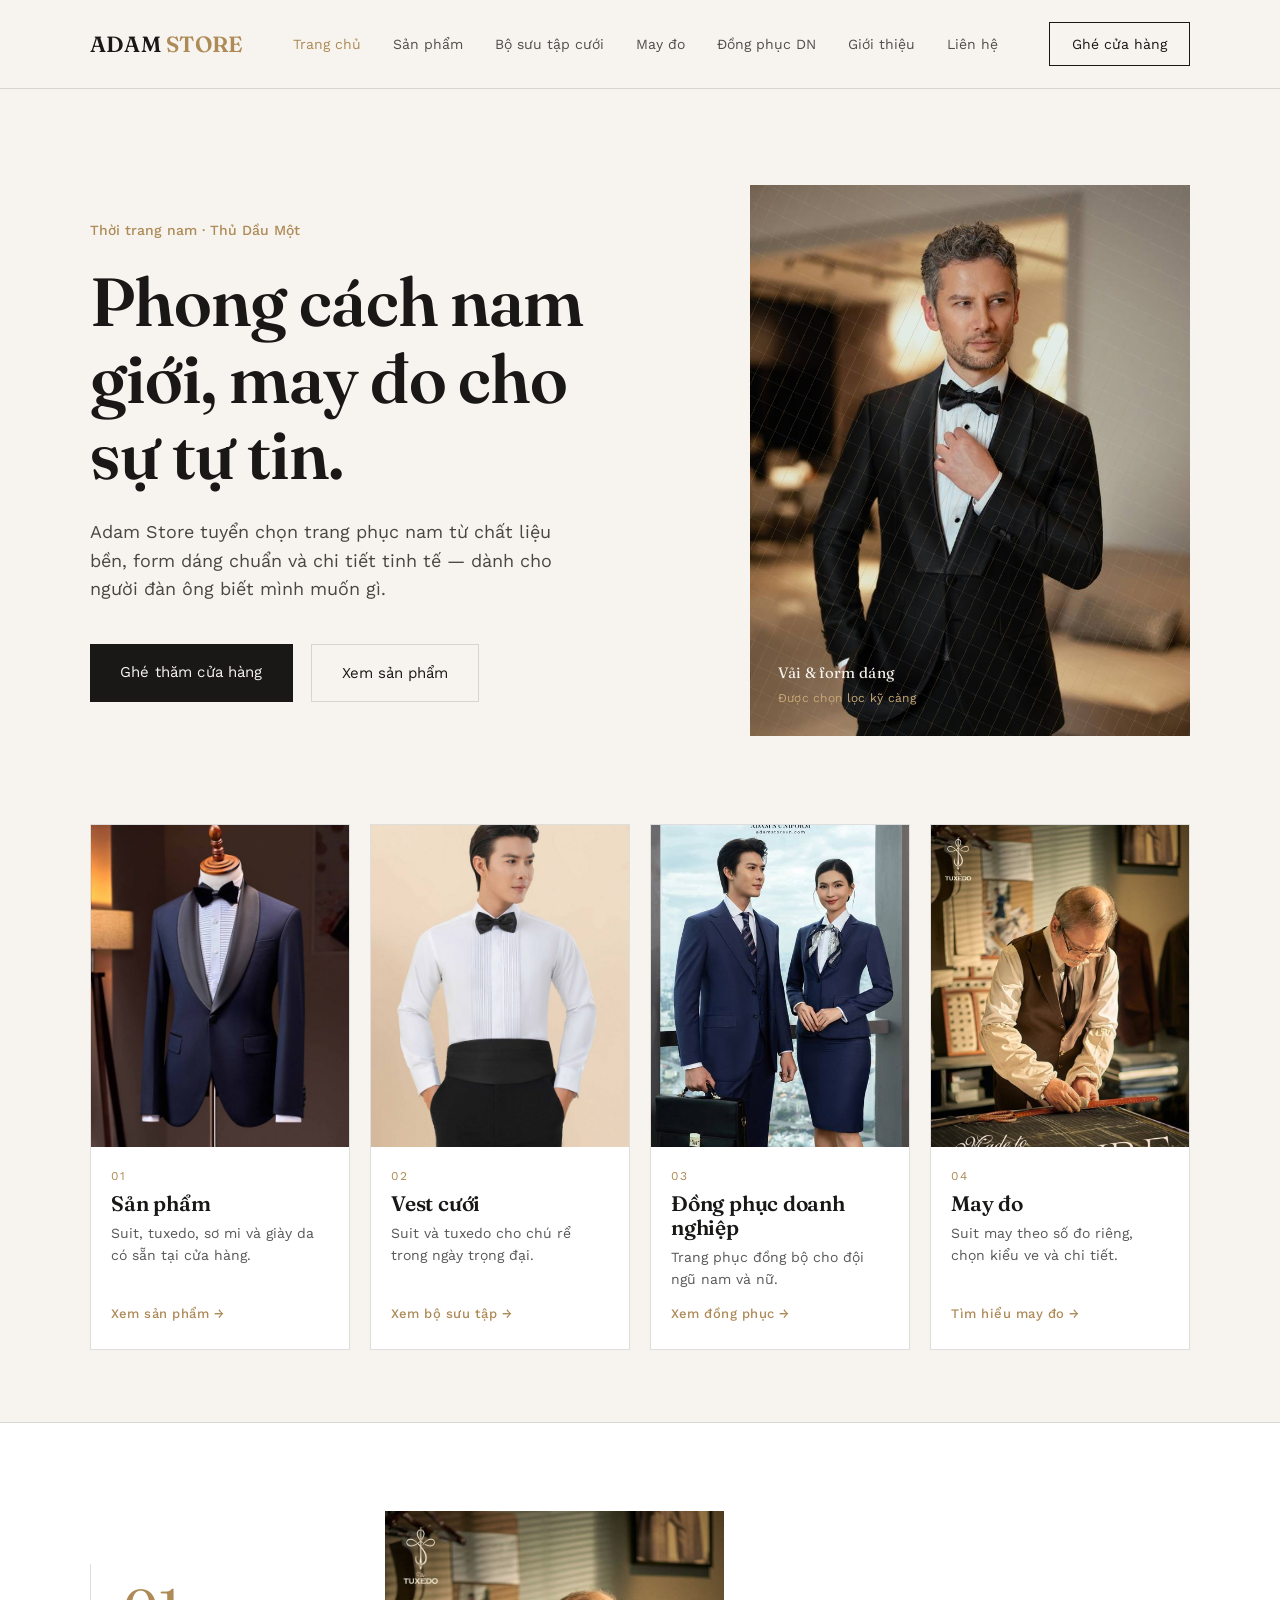
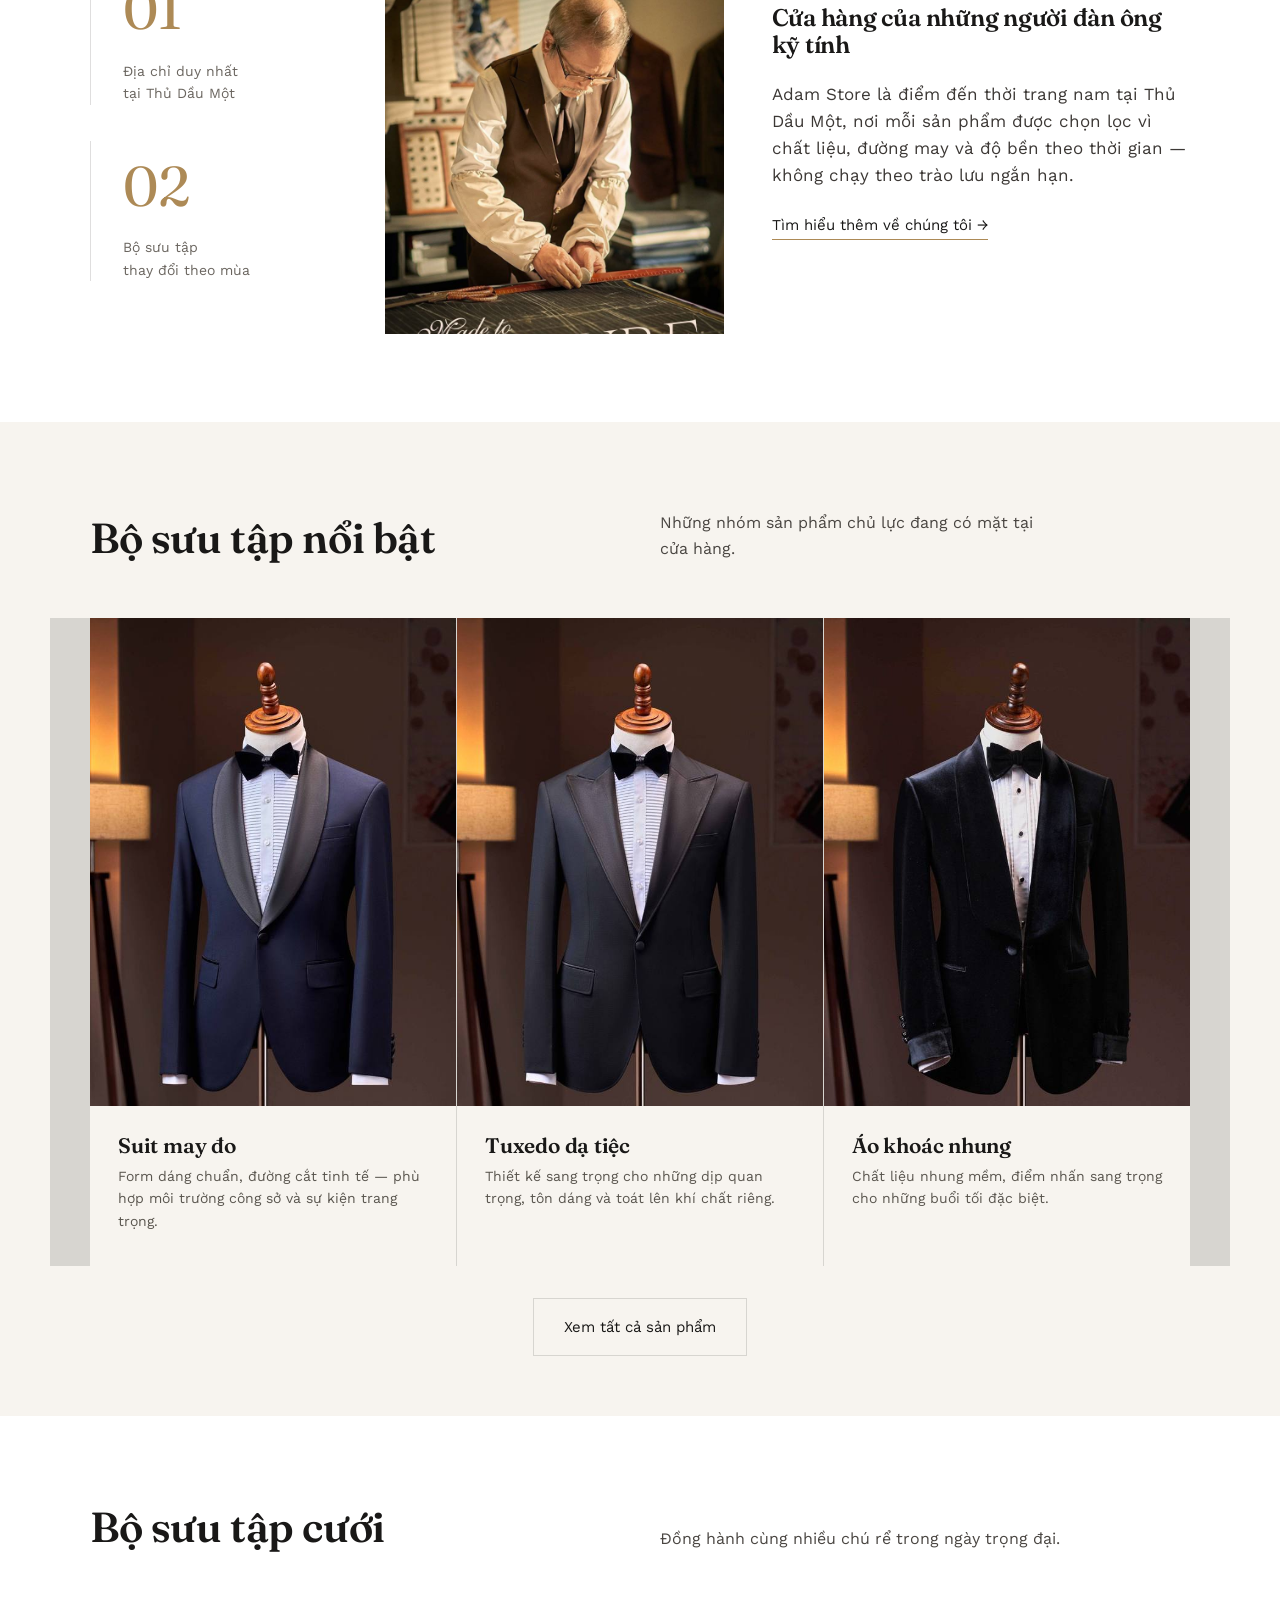
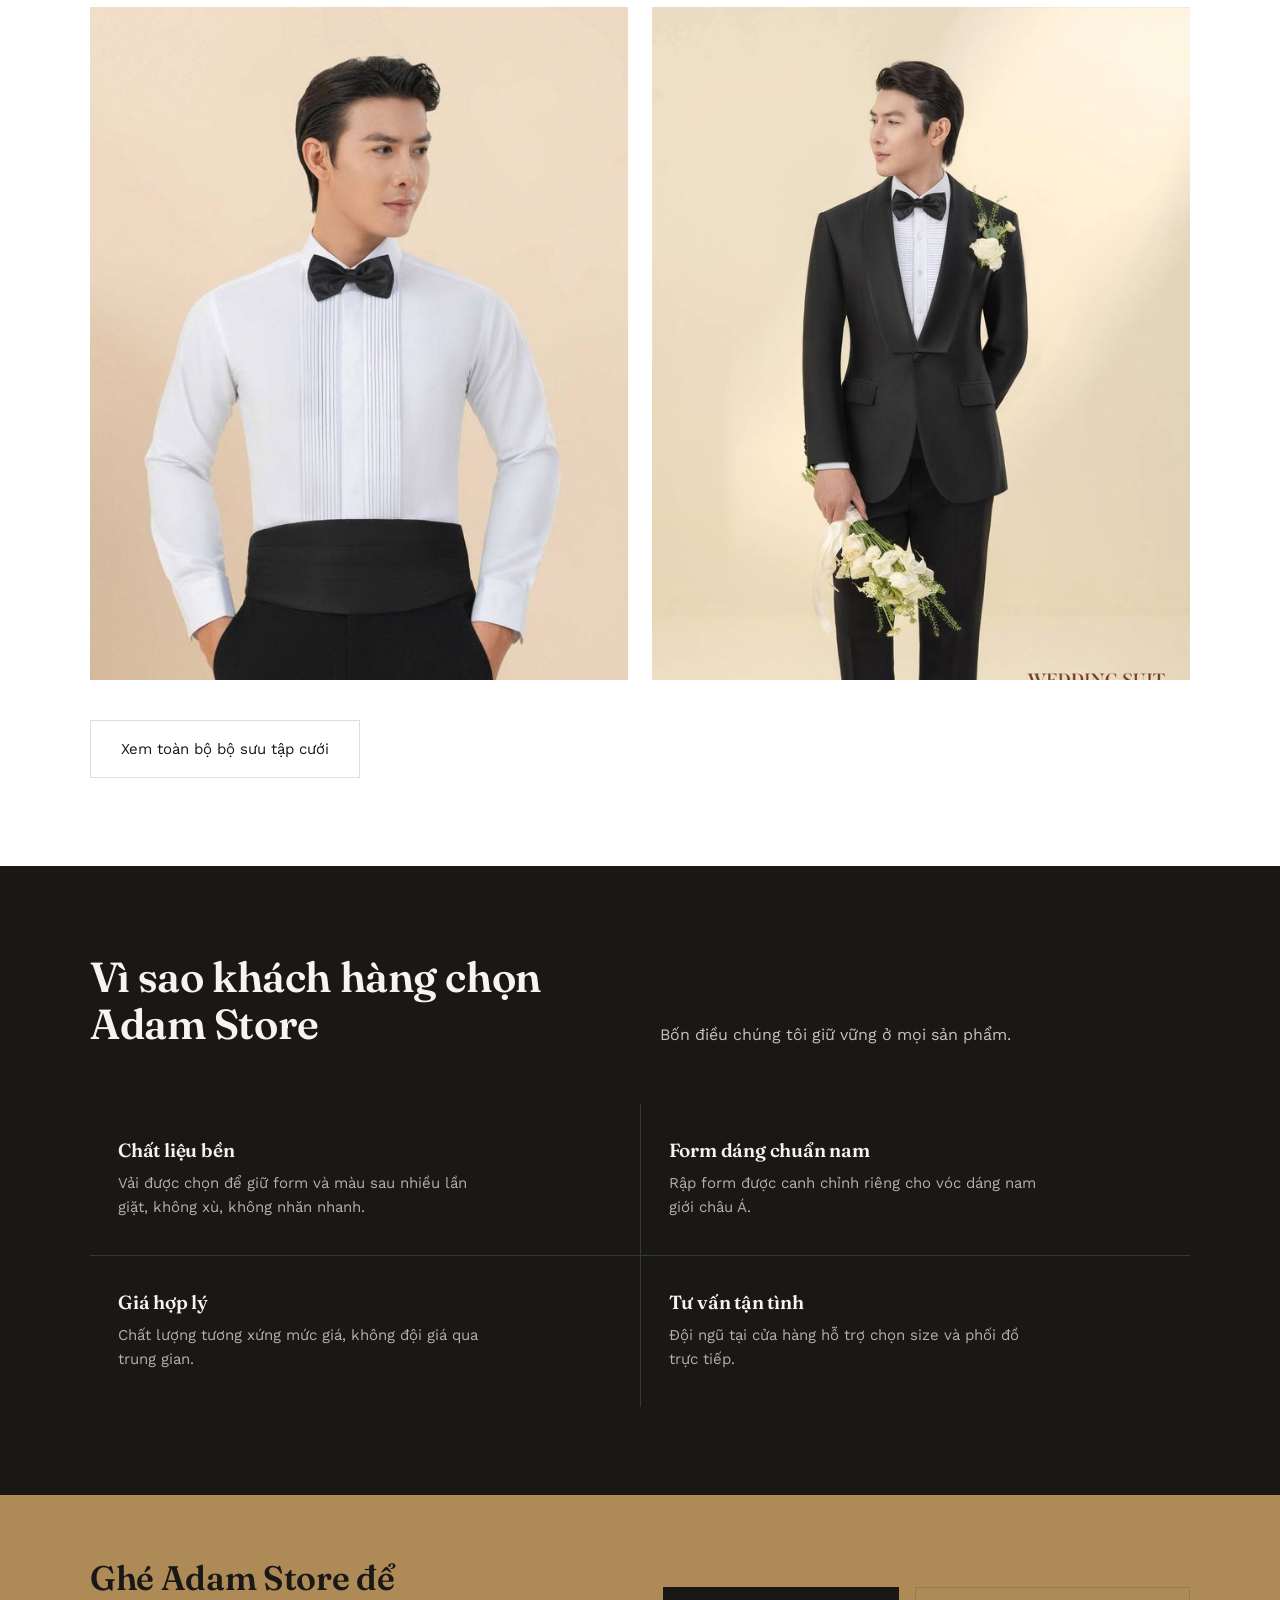
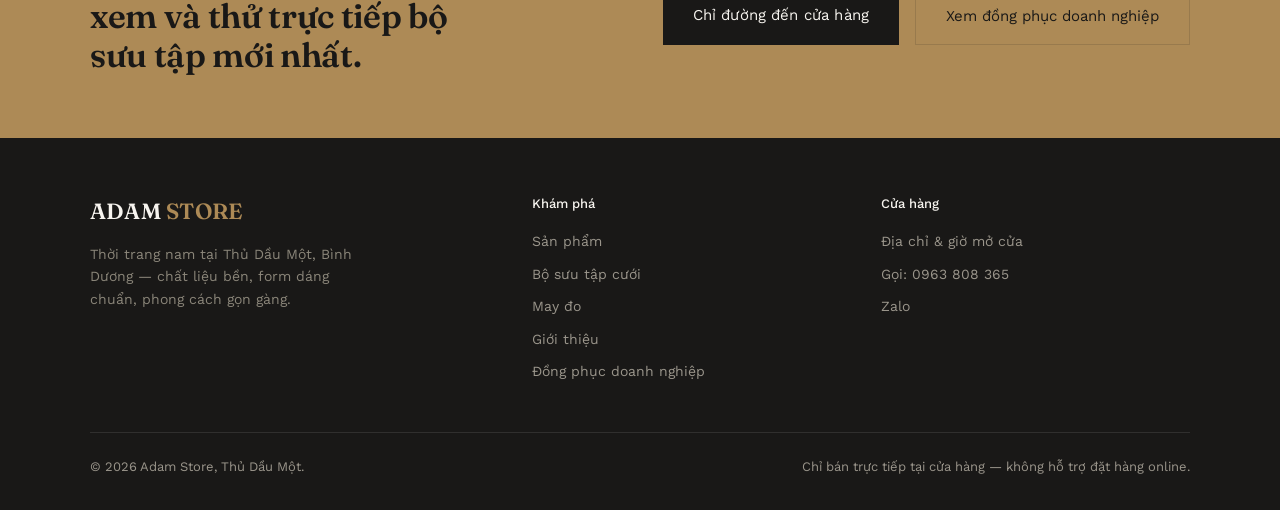
<file: index.html>
<!DOCTYPE html>
<html lang="vi">
<head>
  <meta charset="UTF-8">
  <meta name="viewport" content="width=device-width, initial-scale=1.0">
  <meta name="description" content="Adam Store - thời trang nam, suit may đo, tuxedo cưới, đồng phục doanh nghiệp tại Thủ Dầu Một, Bình Dương.">
  <meta property="og:title" content="Adam Store - Thời trang nam">
  <meta property="og:description" content="Suit, tuxedo, may đo và đồng phục doanh nghiệp cho nam giới.">
  <meta property="og:type" content="website">
  <title>Adam Store — Thời trang nam Thủ Dầu Một</title>
  <link rel="preconnect" href="https://fonts.googleapis.com">
  <link rel="preconnect" href="https://fonts.gstatic.com" crossorigin>
  <link href="https://fonts.googleapis.com/css2?family=Fraunces:opsz,wght@9..144,400;9..144,500;9..144,600;9..144,700&family=Work+Sans:wght@300;400;500;600&display=swap" rel="stylesheet">
  <link rel="stylesheet" href="style.css">
</head>
<body>

  <header class="site-nav">
    <div class="nav-inner">
      <div class="wordmark">ADAM <span>STORE</span></div>

      <button class="menu-toggle" aria-label="Mở menu" aria-expanded="false">
        <span></span>
        <span></span>
        <span></span>
      </button>

      <nav class="links" id="mainNav">
        <a href="index.html" class="active">Trang chủ</a>
        <a href="san-pham.html">Sản phẩm</a>
        <a href="bo-suu-tap-cuoi.html">Bộ sưu tập cưới</a>
        <a href="may-do.html">May đo</a>
        <a href="dong-phuc-doanh-nghiep.html">Đồng phục DN</a>
        <a href="gioi-thieu.html">Giới thiệu</a>
        <a href="lien-he.html">Liên hệ</a>
      </nav>

      <a class="nav-cta" href="lien-he.html">Ghé cửa hàng</a>
    </div>
  </header>

  <main>
    <section class="hero">
      <div class="wrap hero-grid">
        <div>
          <div class="hero-eyebrow">Thời trang nam · Thủ Dầu Một</div>
          <h1>Phong cách nam giới, may đo cho sự tự tin.</h1>
          <p class="lede">Adam Store tuyển chọn trang phục nam từ chất liệu bền, form dáng chuẩn và chi tiết tinh tế — dành cho người đàn ông biết mình muốn gì.</p>
          <div class="hero-actions">
            <a class="btn-primary" href="lien-he.html">Ghé thăm cửa hàng</a>
            <a class="btn-ghost" href="san-pham.html">Xem sản phẩm</a>
          </div>
        </div>

        <div class="weave-panel">
          <img src="hero.jpg" alt="Vest nam Adam Store" class="weave-img">
          <div class="stripes"></div>
          <div class="label">Vải & form dáng<small>Được chọn lọc kỹ càng</small></div>
        </div>
      </div>
    </section>

    <section class="services" aria-label="Dịch vụ của Adam Store">
      <div class="wrap services-grid">
        <a class="service-card" href="san-pham.html">
          <img src="san-pham-suit.jpg" alt="Suit nam Adam Store" loading="lazy">
          <div class="service-text">
            <span class="service-num">01</span>
            <h3>Sản phẩm</h3>
            <p>Suit, tuxedo, sơ mi và giày da có sẵn tại cửa hàng.</p>
            <span class="service-link">Xem sản phẩm →</span>
          </div>
        </a>
        <a class="service-card" href="bo-suu-tap-cuoi.html">
          <img src="cuoi-feat1.jpg" alt="Chú rể mặc tuxedo Adam Store" loading="lazy">
          <div class="service-text">
            <span class="service-num">02</span>
            <h3>Vest cưới</h3>
            <p>Suit và tuxedo cho chú rể trong ngày trọng đại.</p>
            <span class="service-link">Xem bộ sưu tập →</span>
          </div>
        </a>
        <a class="service-card" href="dong-phuc-doanh-nghiep.html">
          <img src="uniform-xam.jpg" alt="Đồng phục doanh nghiệp nam nữ Adam Store" loading="lazy">
          <div class="service-text">
            <span class="service-num">03</span>
            <h3>Đồng phục doanh nghiệp</h3>
            <p>Trang phục đồng bộ cho đội ngũ nam và nữ.</p>
            <span class="service-link">Xem đồng phục →</span>
          </div>
        </a>
        <a class="service-card" href="may-do.html">
          <img src="gioi-thieu-may-do.jpg" alt="Thợ may Adam Store đang dựng rập" loading="lazy" style="object-position:50% 0">
          <div class="service-text">
            <span class="service-num">04</span>
            <h3>May đo</h3>
            <p>Suit may theo số đo riêng, chọn kiểu ve và chi tiết.</p>
            <span class="service-link">Tìm hiểu may đo →</span>
          </div>
        </a>
      </div>
    </section>

    <hr class="rule">

    <section class="about section" id="about">
      <div class="wrap about-inner">
        <div class="about-figures">
          <div class="about-figure">
            <div class="num">01</div>
            <div class="cap">Địa chỉ duy nhất<br>tại Thủ Dầu Một</div>
          </div>
          <div class="about-figure">
            <div class="num">02</div>
            <div class="cap">Bộ sưu tập<br>thay đổi theo mùa</div>
          </div>
        </div>

        <div class="about-image">
          <img src="gioi-thieu-may-do.jpg" alt="Thợ may Adam Store đang đo và chỉnh form dáng">
        </div>

        <div class="about-text">
          <h2>Cửa hàng của những người đàn ông kỹ tính</h2>
          <p>Adam Store là điểm đến thời trang nam tại Thủ Dầu Một, nơi mỗi sản phẩm được chọn lọc vì chất liệu, đường may và độ bền theo thời gian — không chạy theo trào lưu ngắn hạn.</p>
          <a class="link-more" href="gioi-thieu.html">Tìm hiểu thêm về chúng tôi →</a>
        </div>
      </div>
    </section>

    <section class="collections" id="collections">
      <div class="wrap">
        <div class="section-head">
          <h2>Bộ sưu tập nổi bật</h2>
          <p>Những nhóm sản phẩm chủ lực đang có mặt tại cửa hàng.</p>
        </div>
      </div>

      <div class="collections-grid">
        <div class="collection-card">
          <div class="cimg"><img src="san-pham-suit.jpg" alt="Suit navy vest sang trọng Adam Store"></div>
          <div class="ctext">
            <h3>Suit may đo</h3>
            <p>Form dáng chuẩn, đường cắt tinh tế — phù hợp môi trường công sở và sự kiện trang trọng.</p>
          </div>
        </div>

        <div class="collection-card">
          <div class="cimg"><img src="san-pham-tuxedo.jpg" alt="Tuxedo đen ve nhọn Adam Store"></div>
          <div class="ctext">
            <h3>Tuxedo dạ tiệc</h3>
            <p>Thiết kế sang trọng cho những dịp quan trọng, tôn dáng và toát lên khí chất riêng.</p>
          </div>
        </div>

        <div class="collection-card">
          <div class="cimg"><img src="san-pham-nhung.jpg" alt="Áo khoác nhung Adam Store"></div>
          <div class="ctext">
            <h3>Áo khoác nhung</h3>
            <p>Chất liệu nhung mềm, điểm nhấn sang trọng cho những buổi tối đặc biệt.</p>
          </div>
        </div>
      </div>

      <div class="wrap">
        <div class="center-action">
          <a class="btn-ghost" href="san-pham.html">Xem tất cả sản phẩm</a>
        </div>
      </div>
    </section>

    <section class="wedding section" id="wedding">
      <div class="wrap">
        <div class="section-head">
          <h2>Bộ sưu tập cưới</h2>
          <p>Đồng hành cùng nhiều chú rể trong ngày trọng đại.</p>
        </div>

        <div class="wedding-features">
          <figure><img src="cuoi-feat1.jpg" alt="Chú rể mặc tuxedo đen Adam Store cầm hoa cưới"></figure>
          <figure><img src="cuoi-feat2.jpg" alt="Chú rể mặc suit vest ba mảnh xanh navy Adam Store"></figure>
        </div>

        <div class="wedding-cta">
          <a class="btn-ghost" href="bo-suu-tap-cuoi.html">Xem toàn bộ bộ sưu tập cưới</a>
        </div>
      </div>
    </section>

    <section class="why section" id="why">
      <div class="wrap">
        <div class="section-head">
          <h2>Vì sao khách hàng chọn Adam Store</h2>
          <p>Bốn điều chúng tôi giữ vững ở mọi sản phẩm.</p>
        </div>

        <div class="why-list">
          <div class="why-item">
            <h3>Chất liệu bền</h3>
            <p>Vải được chọn để giữ form và màu sau nhiều lần giặt, không xù, không nhăn nhanh.</p>
          </div>
          <div class="why-item">
            <h3>Form dáng chuẩn nam</h3>
            <p>Rập form được canh chỉnh riêng cho vóc dáng nam giới châu Á.</p>
          </div>
          <div class="why-item">
            <h3>Giá hợp lý</h3>
            <p>Chất lượng tương xứng mức giá, không đội giá qua trung gian.</p>
          </div>
          <div class="why-item">
            <h3>Tư vấn tận tình</h3>
            <p>Đội ngũ tại cửa hàng hỗ trợ chọn size và phối đồ trực tiếp.</p>
          </div>
        </div>
      </div>
    </section>

    <section class="cta-strip">
      <div class="wrap">
        <h2>Ghé Adam Store để xem và thử trực tiếp bộ sưu tập mới nhất.</h2>
        <div class="cta-actions">
          <a class="btn-primary" href="lien-he.html">Chỉ đường đến cửa hàng</a>
          <a class="btn-ghost" href="dong-phuc-doanh-nghiep.html">Xem đồng phục doanh nghiệp</a>
        </div>
      </div>
    </section>
  </main>

  <footer>
    <div class="wrap">
      <div class="footer-grid">
        <div>
          <div class="wordmark">ADAM <span>STORE</span></div>
          <p>Thời trang nam tại Thủ Dầu Một, Bình Dương — chất liệu bền, form dáng chuẩn, phong cách gọn gàng.</p>
        </div>

        <div class="footer-col">
          <h4>Khám phá</h4>
          <a href="san-pham.html">Sản phẩm</a>
          <a href="bo-suu-tap-cuoi.html">Bộ sưu tập cưới</a>
          <a href="may-do.html">May đo</a>
          <a href="gioi-thieu.html">Giới thiệu</a>
          <a href="dong-phuc-doanh-nghiep.html">Đồng phục doanh nghiệp</a>
        </div>

        <div class="footer-col">
          <h4>Cửa hàng</h4>
          <a href="lien-he.html">Địa chỉ & giờ mở cửa</a>
          <a href="tel:+84963808365">Gọi: 0963 808 365</a>
          <a href="https://zalo.me/0963808365" target="_blank" rel="noreferrer">Zalo</a>
        </div>
      </div>

      <div class="footer-bottom">
        <div>© 2026 Adam Store, Thủ Dầu Một.</div>
        <div>Chỉ bán trực tiếp tại cửa hàng — không hỗ trợ đặt hàng online.</div>
      </div>
    </div>
  </footer>

  <script>
    const toggle = document.querySelector('.menu-toggle');
    const nav = document.querySelector('.links');

    if (toggle && nav) {
      toggle.addEventListener('click', () => {
        const isOpen = nav.classList.toggle('open');
        toggle.setAttribute('aria-expanded', String(isOpen));
      });
    }
  </script>
</body>
</html>
</file>
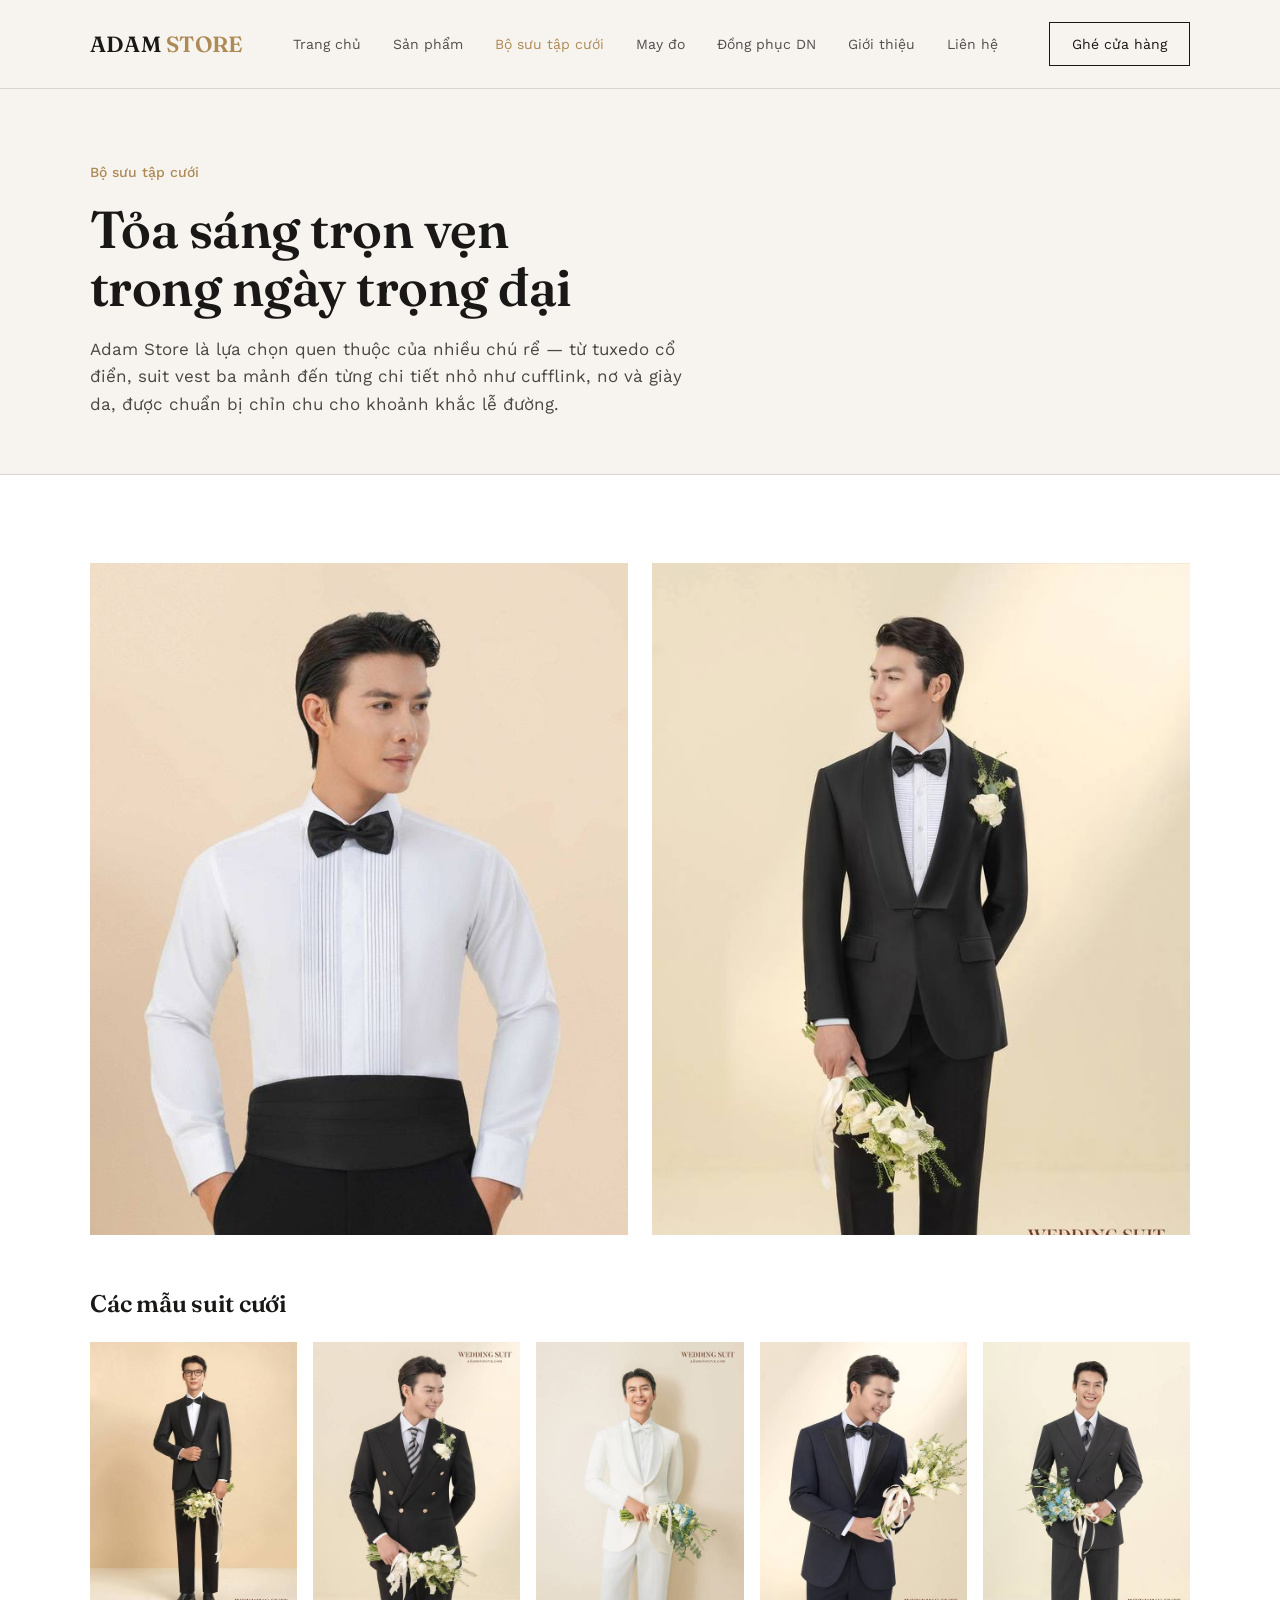
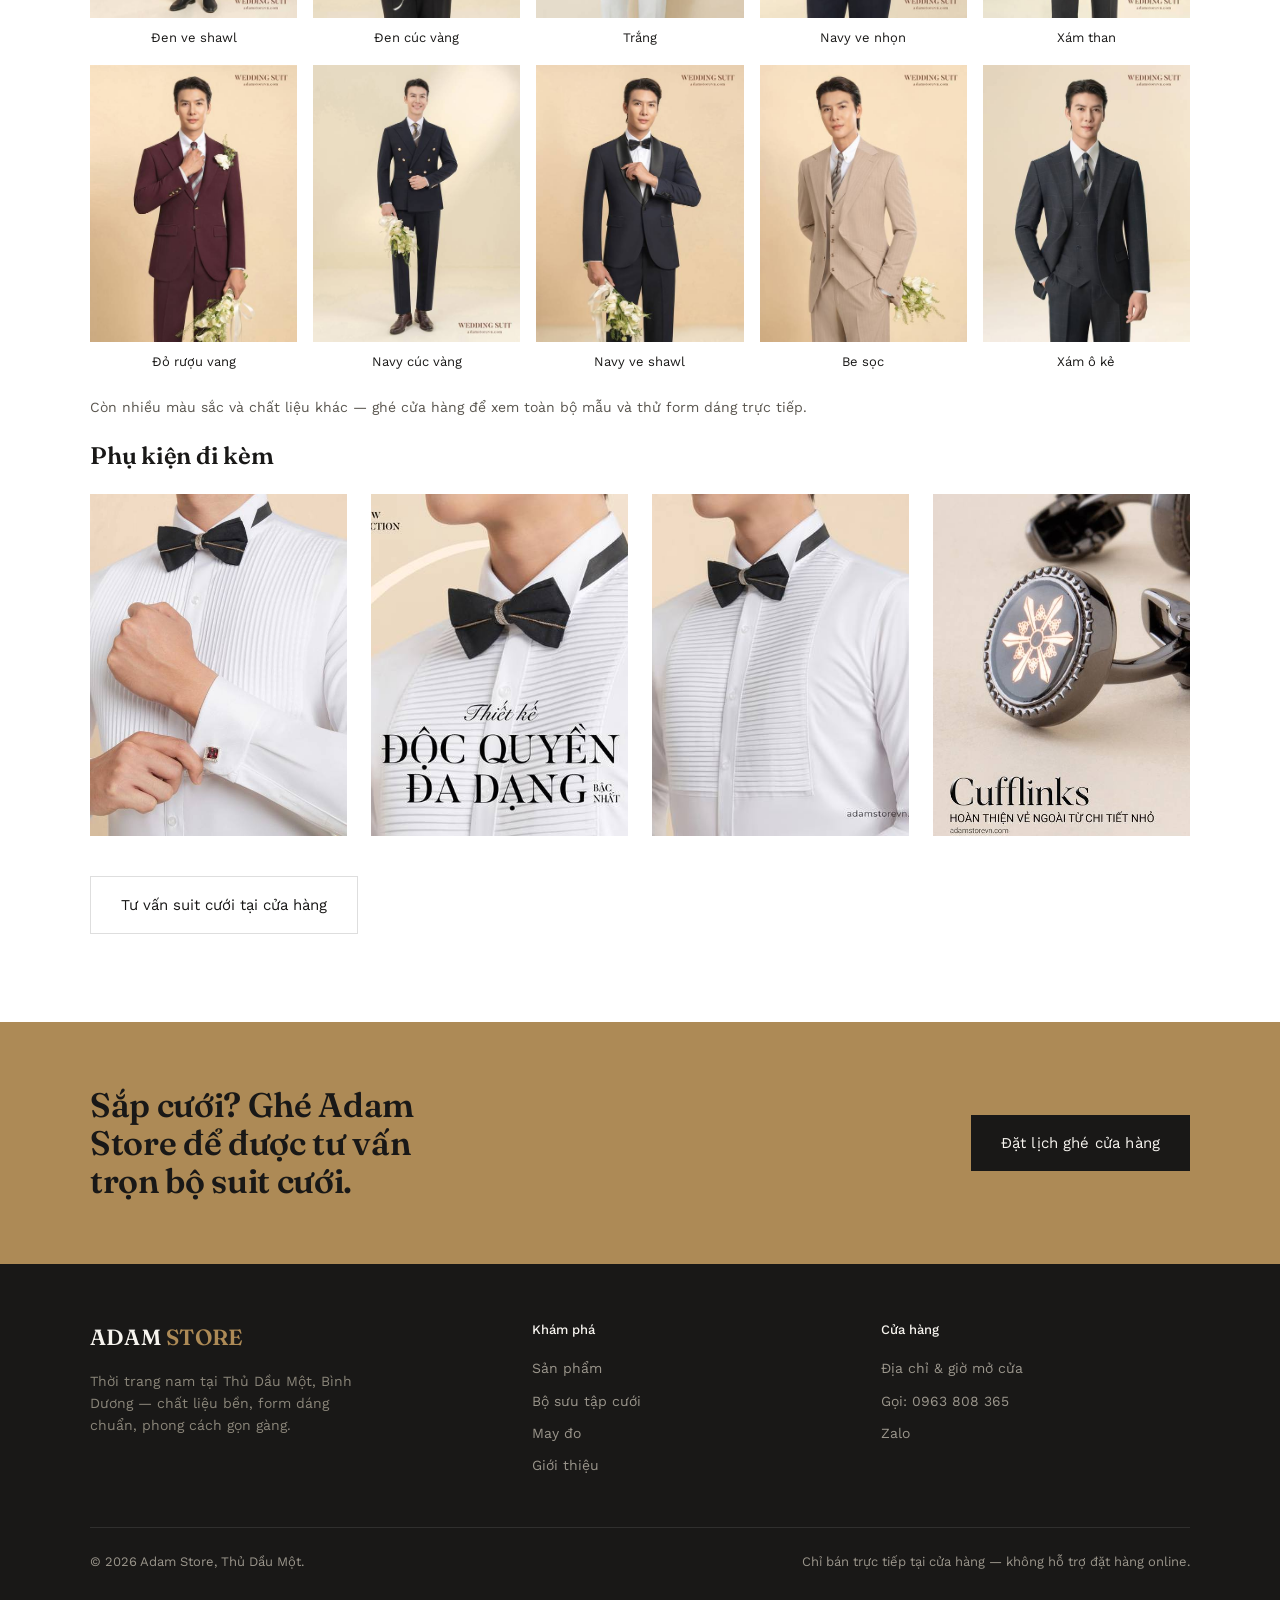
<file: bo-suu-tap-cuoi.html>
<!DOCTYPE html>
<html lang="vi">
<head>
  <meta charset="UTF-8">
  <meta name="viewport" content="width=device-width, initial-scale=1.0">
  <meta name="description" content="Bộ sưu tập cưới Adam Store - tuxedo, suit ve áo, phụ kiện cưới và tư vấn cho ngày trọng đại.">
  <title>Bộ sưu tập cưới — Adam Store</title>
  <link rel="preconnect" href="https://fonts.googleapis.com">
  <link rel="preconnect" href="https://fonts.gstatic.com" crossorigin>
  <link href="https://fonts.googleapis.com/css2?family=Fraunces:opsz,wght@9..144,400;9..144,500;9..144,600;9..144,700&family=Work+Sans:wght@300;400;500;600&display=swap" rel="stylesheet">
  <link rel="stylesheet" href="style.css">
</head>
<body>

  <header class="site-nav">
    <div class="nav-inner">
      <div class="wordmark">ADAM <span>STORE</span></div>

      <button class="menu-toggle" aria-label="Mở menu" aria-expanded="false">
        <span></span>
        <span></span>
        <span></span>
      </button>

      <nav class="links">
        <a href="index.html">Trang chủ</a>
        <a href="san-pham.html">Sản phẩm</a>
        <a href="bo-suu-tap-cuoi.html" class="active">Bộ sưu tập cưới</a>
        <a href="may-do.html">May đo</a>
        <a href="dong-phuc-doanh-nghiep.html">Đồng phục DN</a>
        <a href="gioi-thieu.html">Giới thiệu</a>
        <a href="lien-he.html">Liên hệ</a>
      </nav>

      <a class="nav-cta" href="lien-he.html">Ghé cửa hàng</a>
    </div>
  </header>

  <main>
    <section class="page-hero">
      <div class="wrap">
        <div class="eyebrow">Bộ sưu tập cưới</div>
        <h1>Tỏa sáng trọn vẹn trong ngày trọng đại</h1>
        <p>Adam Store là lựa chọn quen thuộc của nhiều chú rể — từ tuxedo cổ điển, suit vest ba mảnh đến từng chi tiết nhỏ như cufflink, nơ và giày da, được chuẩn bị chỉn chu cho khoảnh khắc lễ đường.</p>
      </div>
    </section>

    <section class="wedding section">
      <div class="wrap">
        <div class="wedding-features">
          <figure><img src="cuoi-feat1.jpg" alt="Chú rể mặc tuxedo đen Adam Store cầm hoa cưới"></figure>
          <figure><img src="cuoi-feat2.jpg" alt="Chú rể mặc suit vest ba mảnh xanh navy Adam Store"></figure>
        </div>

        <h2 style="margin:56px 0 24px;">Các mẫu suit cưới</h2>

        <div class="suit-gallery">
          <div class="suit-card">
            <figure><img src="suit-den-shawl.jpg" alt="Suit cưới đen ve shawl"></figure>
            <div class="suit-label">Đen ve shawl</div>
          </div>
          <div class="suit-card">
            <figure><img src="suit-den-vang.jpg" alt="Suit cưới đen cúc vàng"></figure>
            <div class="suit-label">Đen cúc vàng</div>
          </div>
          <div class="suit-card">
            <figure><img src="suit-trang.jpg" alt="Suit cưới trắng"></figure>
            <div class="suit-label">Trắng</div>
          </div>
          <div class="suit-card">
            <figure><img src="suit-navy-nhon.jpg" alt="Suit cưới navy ve nhọn"></figure>
            <div class="suit-label">Navy ve nhọn</div>
          </div>
          <div class="suit-card">
            <figure><img src="suit-xam-than.jpg" alt="Suit cưới xám than"></figure>
            <div class="suit-label">Xám than</div>
          </div>
          <div class="suit-card">
            <figure><img src="suit-do-ruou.jpg" alt="Suit cưới đỏ rượu vang"></figure>
            <div class="suit-label">Đỏ rượu vang</div>
          </div>
          <div class="suit-card">
            <figure><img src="suit-navy-vang.jpg" alt="Suit cưới navy cúc vàng"></figure>
            <div class="suit-label">Navy cúc vàng</div>
          </div>
          <div class="suit-card">
            <figure><img src="suit-navy-shawl.jpg" alt="Suit cưới navy ve shawl"></figure>
            <div class="suit-label">Navy ve shawl</div>
          </div>
          <div class="suit-card">
            <figure><img src="suit-be-soc.jpg" alt="Suit cưới be sọc"></figure>
            <div class="suit-label">Be sọc</div>
          </div>
          <div class="suit-card">
            <figure><img src="suit-xam-oke.jpg" alt="Suit cưới xám ô kẻ"></figure>
            <div class="suit-label">Xám ô kẻ</div>
          </div>
        </div>

        <p style="font-size:14px;color:#5a564f;margin-bottom:24px;">Còn nhiều màu sắc và chất liệu khác — ghé cửa hàng để xem toàn bộ mẫu và thử form dáng trực tiếp.</p>

        <h2 style="margin-bottom:24px;">Phụ kiện đi kèm</h2>

        <div class="wedding-details">
          <figure><img src="cuoi-det1.jpg" alt="Chi tiết tuxedo và hoa cài áo"></figure>
          <figure><img src="cuoi-det2.jpg" alt="Giày da nam Adam Store"></figure>
          <figure><img src="cuoi-det3.jpg" alt="Chi tiết nơ và cổ áo tuxedo"></figure>
          <figure><img src="cuoi-det4.jpg" alt="Cufflink Adam Store"></figure>
        </div>

        <div class="wedding-cta">
          <a class="btn-ghost" href="lien-he.html">Tư vấn suit cưới tại cửa hàng</a>
        </div>
      </div>
    </section>

    <section class="cta-strip">
      <div class="wrap">
        <h2>Sắp cưới? Ghé Adam Store để được tư vấn trọn bộ suit cưới.</h2>
        <a class="btn-primary" href="lien-he.html">Đặt lịch ghé cửa hàng</a>
      </div>
    </section>
  </main>

  <footer>
    <div class="wrap">
      <div class="footer-grid">
        <div>
          <div class="wordmark">ADAM <span>STORE</span></div>
          <p>Thời trang nam tại Thủ Dầu Một, Bình Dương — chất liệu bền, form dáng chuẩn, phong cách gọn gàng.</p>
        </div>

        <div class="footer-col">
          <h4>Khám phá</h4>
          <a href="san-pham.html">Sản phẩm</a>
          <a href="bo-suu-tap-cuoi.html">Bộ sưu tập cưới</a>
          <a href="may-do.html">May đo</a>
          <a href="gioi-thieu.html">Giới thiệu</a>
        </div>

        <div class="footer-col">
          <h4>Cửa hàng</h4>
          <a href="lien-he.html">Địa chỉ & giờ mở cửa</a>
          <a href="tel:+84963808365">Gọi: 0963 808 365</a>
          <a href="https://zalo.me/0963808365" target="_blank" rel="noreferrer">Zalo</a>
        </div>
      </div>

      <div class="footer-bottom">
        <div>© 2026 Adam Store, Thủ Dầu Một.</div>
        <div>Chỉ bán trực tiếp tại cửa hàng — không hỗ trợ đặt hàng online.</div>
      </div>
    </div>
  </footer>

  <script>
    const toggle = document.querySelector('.menu-toggle');
    const nav = document.querySelector('.links');

    if (toggle && nav) {
      toggle.addEventListener('click', () => {
        const isOpen = nav.classList.toggle('open');
        toggle.setAttribute('aria-expanded', String(isOpen));
      });
    }
  </script>
</body>
</html>
</file>
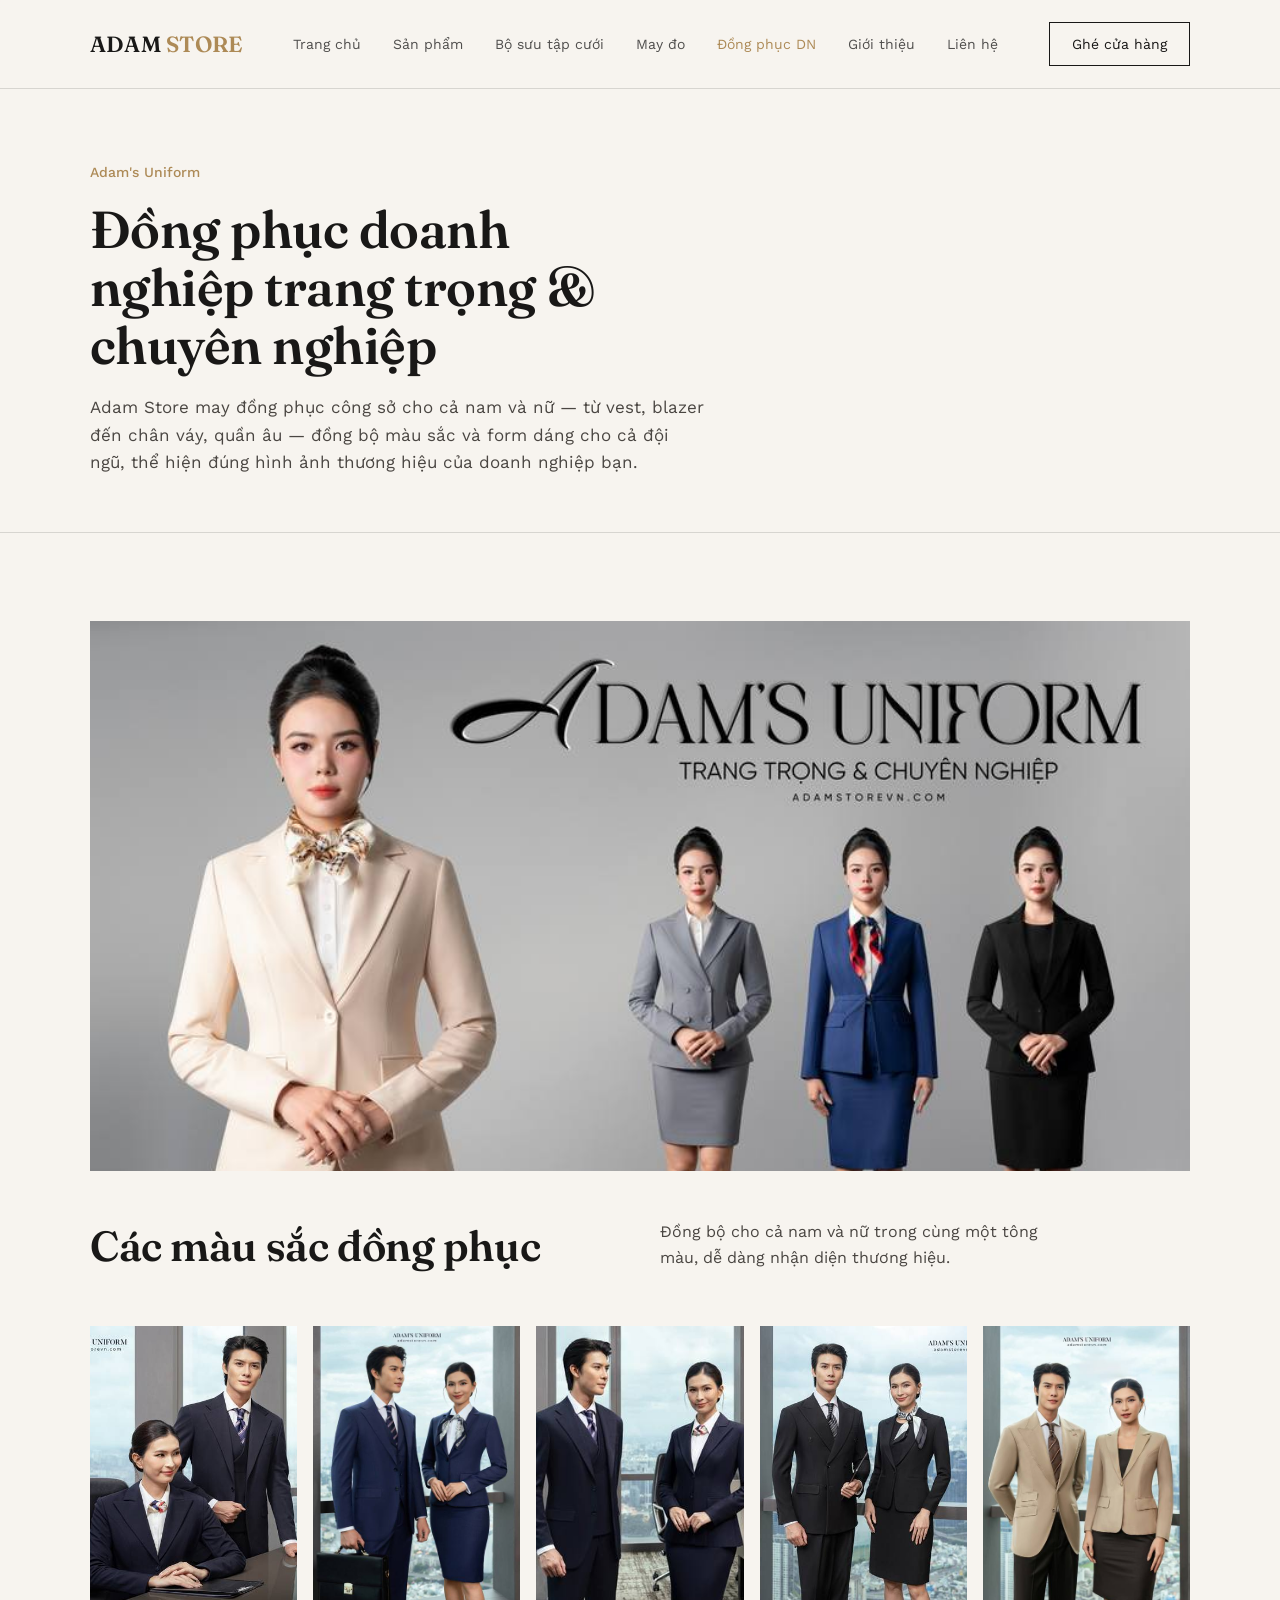
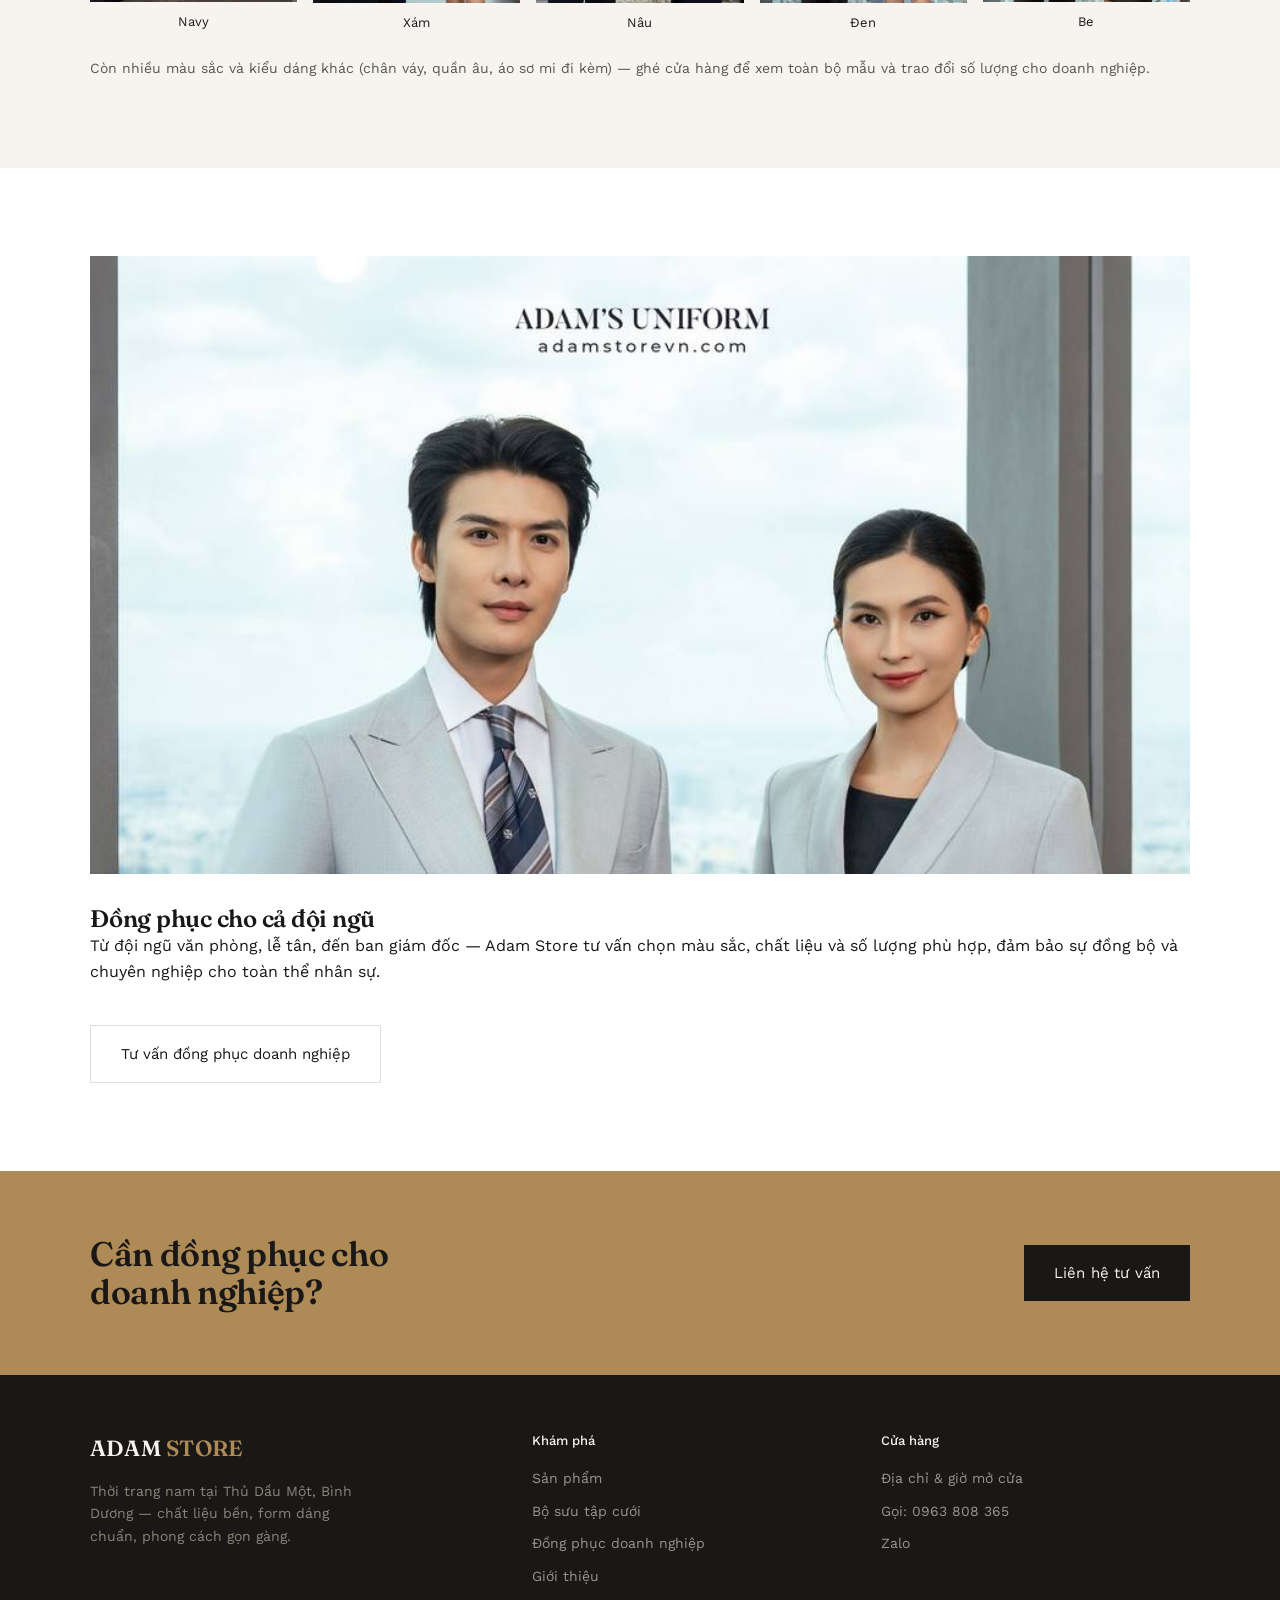
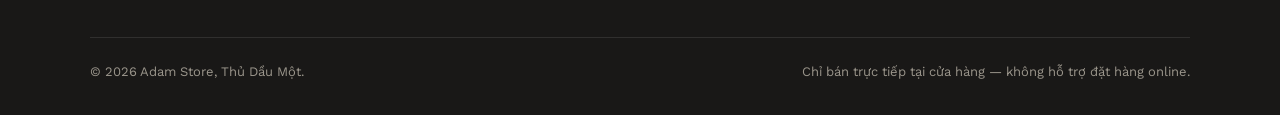
<file: dong-phuc-doanh-nghiep.html>
<!DOCTYPE html>
<html lang="vi">
<head>
  <meta charset="UTF-8">
  <meta name="viewport" content="width=device-width, initial-scale=1.0">
  <meta name="description" content="Đồng phục doanh nghiệp Adam Store - vest, blazer, quần âu, áo sơ mi cho công sở và nhân sự doanh nghiệp.">
  <title>Đồng phục doanh nghiệp — Adam Store</title>
  <link rel="preconnect" href="https://fonts.googleapis.com">
  <link rel="preconnect" href="https://fonts.gstatic.com" crossorigin>
  <link href="https://fonts.googleapis.com/css2?family=Fraunces:opsz,wght@9..144,400;9..144,500;9..144,600;9..144,700&family=Work+Sans:wght@300;400;500;600&display=swap" rel="stylesheet">
  <link rel="stylesheet" href="style.css">
</head>
<body>

  <header class="site-nav">
    <div class="nav-inner">
      <div class="wordmark">ADAM <span>STORE</span></div>

      <button class="menu-toggle" aria-label="Mở menu" aria-expanded="false">
        <span></span>
        <span></span>
        <span></span>
      </button>

      <nav class="links">
        <a href="index.html">Trang chủ</a>
        <a href="san-pham.html">Sản phẩm</a>
        <a href="bo-suu-tap-cuoi.html">Bộ sưu tập cưới</a>
        <a href="may-do.html">May đo</a>
        <a href="dong-phuc-doanh-nghiep.html" class="active">Đồng phục DN</a>
        <a href="gioi-thieu.html">Giới thiệu</a>
        <a href="lien-he.html">Liên hệ</a>
      </nav>

      <a class="nav-cta" href="lien-he.html">Ghé cửa hàng</a>
    </div>
  </header>

  <main>
    <section class="page-hero">
      <div class="wrap">
        <div class="eyebrow">Adam's Uniform</div>
        <h1>Đồng phục doanh nghiệp trang trọng & chuyên nghiệp</h1>
        <p>Adam Store may đồng phục công sở cho cả nam và nữ — từ vest, blazer đến chân váy, quần âu — đồng bộ màu sắc và form dáng cho cả đội ngũ, thể hiện đúng hình ảnh thương hiệu của doanh nghiệp bạn.</p>
      </div>
    </section>

    <section class="section">
      <div class="wrap">
        <div class="uniform-banner">
          <img src="uniform-hero.jpg" alt="Adam's Uniform - đồng phục doanh nghiệp trang trọng và chuyên nghiệp">
        </div>

        <div class="section-head">
          <h2>Các màu sắc đồng phục</h2>
          <p>Đồng bộ cho cả nam và nữ trong cùng một tông màu, dễ dàng nhận diện thương hiệu.</p>
        </div>

        <div class="suit-gallery">
          <div class="suit-card">
            <figure><img src="uniform-navy.jpg" alt="Đồng phục doanh nghiệp navy"></figure>
            <div class="suit-label">Navy</div>
          </div>
          <div class="suit-card">
            <figure><img src="uniform-xam.jpg" alt="Đồng phục doanh nghiệp xám"></figure>
            <div class="suit-label">Xám</div>
          </div>
          <div class="suit-card">
            <figure><img src="uniform-nau.jpg" alt="Đồng phục doanh nghiệp nâu"></figure>
            <div class="suit-label">Nâu</div>
          </div>
          <div class="suit-card">
            <figure><img src="uniform-den.jpg" alt="Đồng phục doanh nghiệp đen"></figure>
            <div class="suit-label">Đen</div>
          </div>
          <div class="suit-card">
            <figure><img src="uniform-be.jpg" alt="Đồng phục doanh nghiệp be"></figure>
            <div class="suit-label">Be</div>
          </div>
        </div>

        <p style="font-size:14px;color:#5a564f;margin-top:24px;">Còn nhiều màu sắc và kiểu dáng khác (chân váy, quần âu, áo sơ mi đi kèm) — ghé cửa hàng để xem toàn bộ mẫu và trao đổi số lượng cho doanh nghiệp.</p>
      </div>
    </section>

    <section class="wedding section" style="background:var(--white);">
      <div class="wrap">
        <div class="wedding-features" style="grid-template-columns:1fr;">
          <figure style="aspect-ratio:16/9;"><img src="uniform-team.jpg" alt="Đội ngũ nhân sự mặc đồng phục Adam's Uniform"></figure>
        </div>

        <div class="wedding-intro" style="margin-top:32px;">
          <h2>Đồng phục cho cả đội ngũ</h2>
          <p>Từ đội ngũ văn phòng, lễ tân, đến ban giám đốc — Adam Store tư vấn chọn màu sắc, chất liệu và số lượng phù hợp, đảm bảo sự đồng bộ và chuyên nghiệp cho toàn thể nhân sự.</p>
        </div>

        <div class="wedding-cta">
          <a class="btn-ghost" href="lien-he.html">Tư vấn đồng phục doanh nghiệp</a>
        </div>
      </div>
    </section>

    <section class="cta-strip">
      <div class="wrap">
        <h2>Cần đồng phục cho doanh nghiệp?</h2>
        <a class="btn-primary" href="lien-he.html">Liên hệ tư vấn</a>
      </div>
    </section>
  </main>

  <footer>
    <div class="wrap">
      <div class="footer-grid">
        <div>
          <div class="wordmark">ADAM <span>STORE</span></div>
          <p>Thời trang nam tại Thủ Dầu Một, Bình Dương — chất liệu bền, form dáng chuẩn, phong cách gọn gàng.</p>
        </div>

        <div class="footer-col">
          <h4>Khám phá</h4>
          <a href="san-pham.html">Sản phẩm</a>
          <a href="bo-suu-tap-cuoi.html">Bộ sưu tập cưới</a>
          <a href="dong-phuc-doanh-nghiep.html">Đồng phục doanh nghiệp</a>
          <a href="gioi-thieu.html">Giới thiệu</a>
        </div>

        <div class="footer-col">
          <h4>Cửa hàng</h4>
          <a href="lien-he.html">Địa chỉ & giờ mở cửa</a>
          <a href="tel:+84963808365">Gọi: 0963 808 365</a>
          <a href="https://zalo.me/0963808365" target="_blank" rel="noreferrer">Zalo</a>
        </div>
      </div>

      <div class="footer-bottom">
        <div>© 2026 Adam Store, Thủ Dầu Một.</div>
        <div>Chỉ bán trực tiếp tại cửa hàng — không hỗ trợ đặt hàng online.</div>
      </div>
    </div>
  </footer>

  <script>
    const toggle = document.querySelector('.menu-toggle');
    const nav = document.querySelector('.links');

    if (toggle && nav) {
      toggle.addEventListener('click', () => {
        const isOpen = nav.classList.toggle('open');
        toggle.setAttribute('aria-expanded', String(isOpen));
      });
    }
  </script>
</body>
</html>
</file>
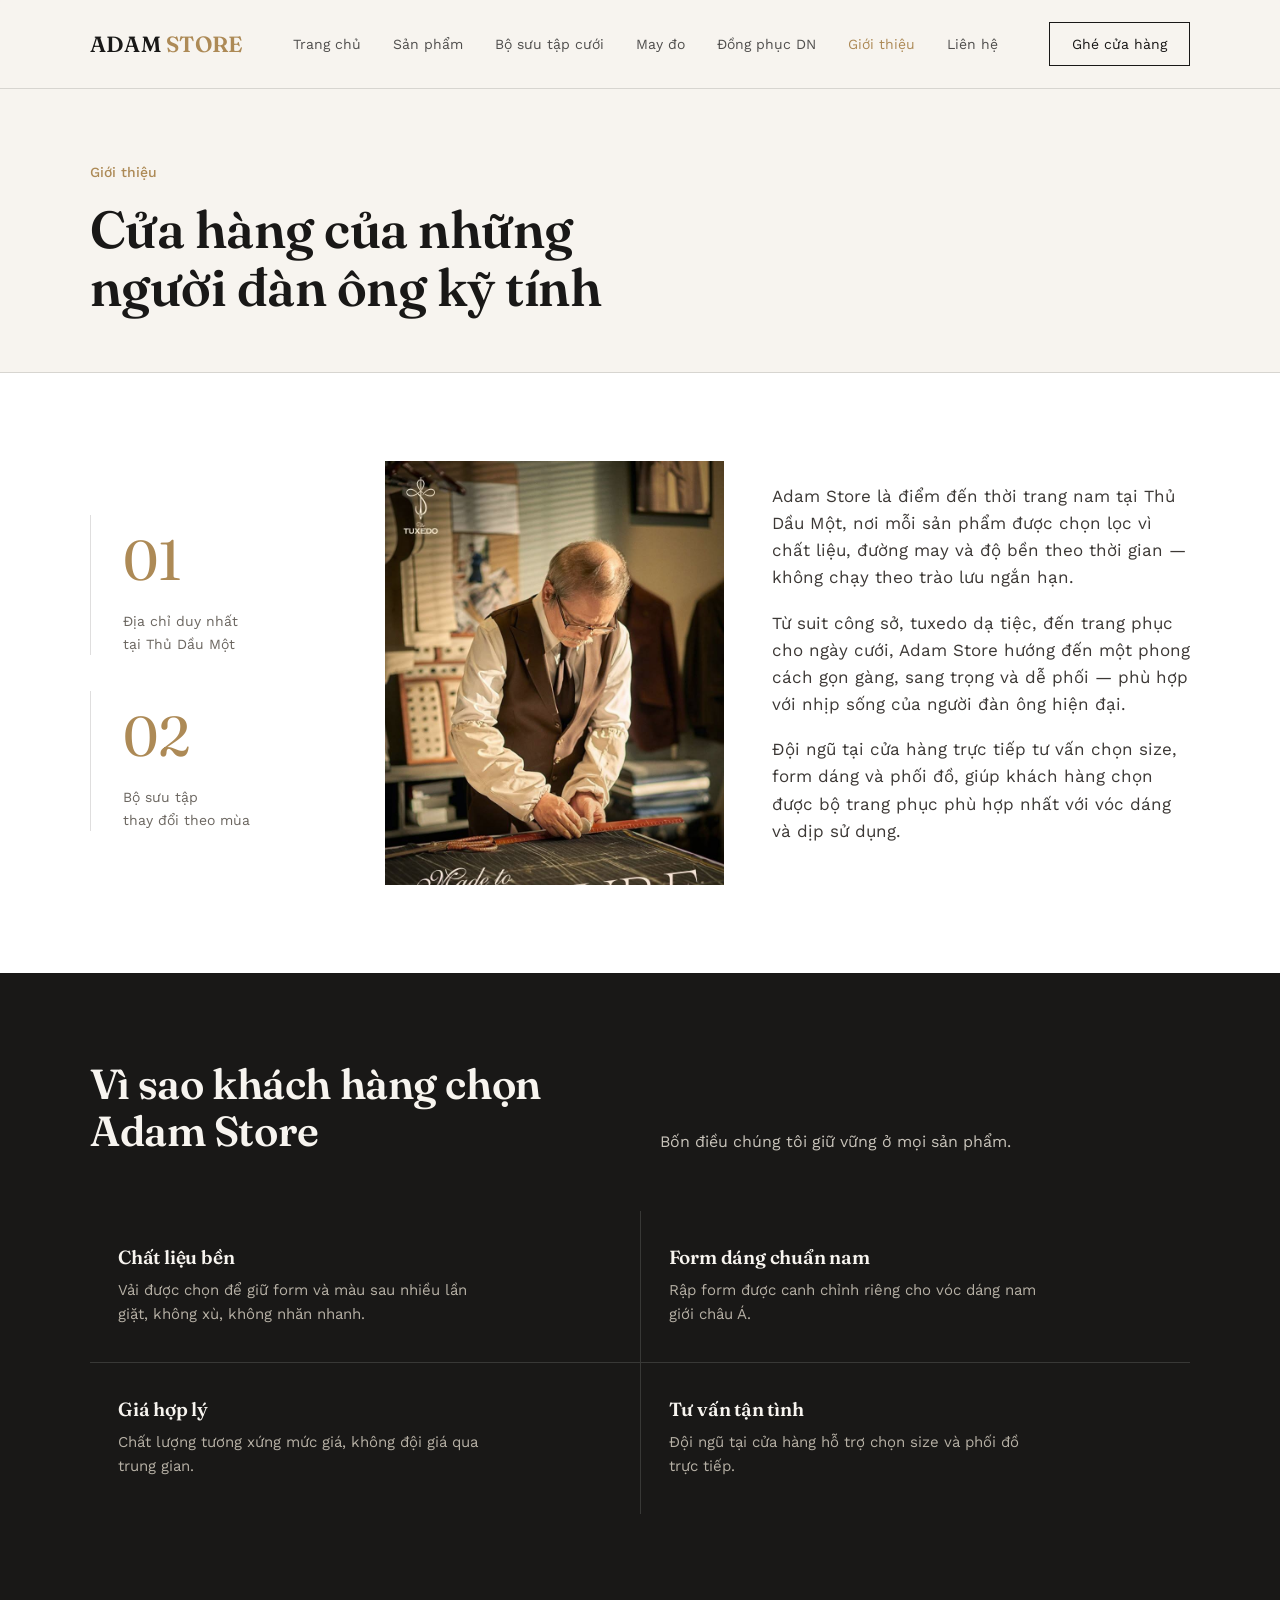
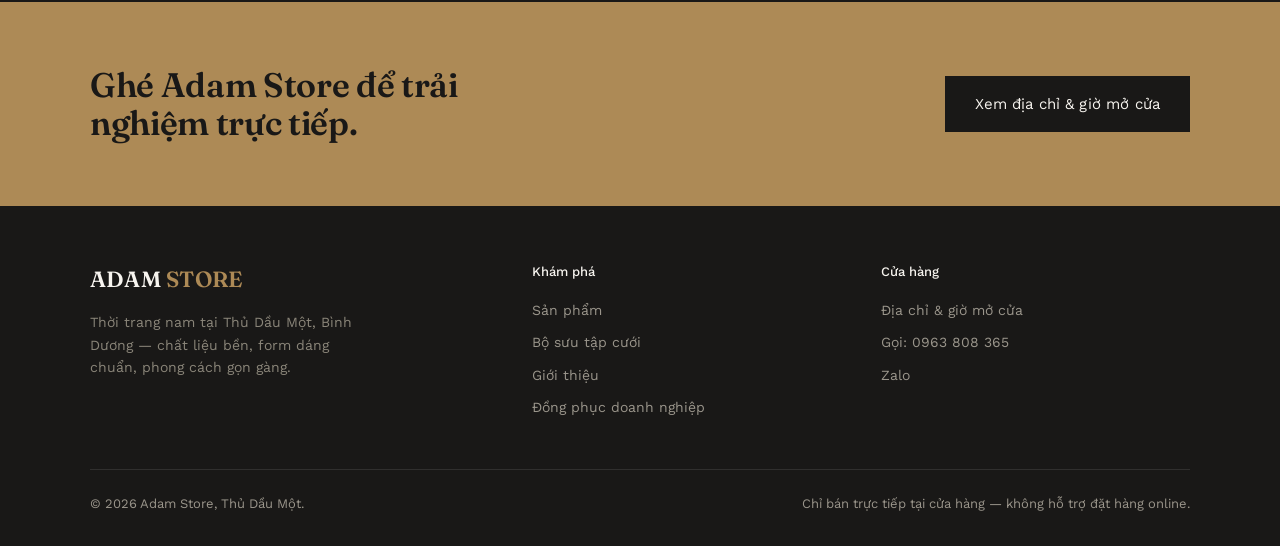
<file: gioi-thieu.html>
<!DOCTYPE html>
<html lang="vi">
<head>
  <meta charset="UTF-8">
  <meta name="viewport" content="width=device-width, initial-scale=1.0">
  <meta name="description" content="Giới thiệu Adam Store - cửa hàng thời trang nam, may đo, chất liệu bền, phong cách gọn gàng tại Thủ Dầu Một.">
  <title>Giới thiệu — Adam Store</title>
  <link rel="preconnect" href="https://fonts.googleapis.com">
  <link rel="preconnect" href="https://fonts.gstatic.com" crossorigin>
  <link href="https://fonts.googleapis.com/css2?family=Fraunces:opsz,wght@9..144,400;9..144,500;9..144,600;9..144,700&family=Work+Sans:wght@300;400;500;600&display=swap" rel="stylesheet">
  <link rel="stylesheet" href="style.css">
</head>
<body>

  <header class="site-nav">
    <div class="nav-inner">
      <div class="wordmark">ADAM <span>STORE</span></div>

      <button class="menu-toggle" aria-label="Mở menu" aria-expanded="false">
        <span></span>
        <span></span>
        <span></span>
      </button>

      <nav class="links">
        <a href="index.html">Trang chủ</a>
        <a href="san-pham.html">Sản phẩm</a>
        <a href="bo-suu-tap-cuoi.html">Bộ sưu tập cưới</a>
        <a href="may-do.html">May đo</a>
        <a href="dong-phuc-doanh-nghiep.html">Đồng phục DN</a>
        <a href="gioi-thieu.html" class="active">Giới thiệu</a>
        <a href="lien-he.html">Liên hệ</a>
      </nav>

      <a class="nav-cta" href="lien-he.html">Ghé cửa hàng</a>
    </div>
  </header>

  <main>
    <section class="page-hero">
      <div class="wrap">
        <div class="eyebrow">Giới thiệu</div>
        <h1>Cửa hàng của những người đàn ông kỹ tính</h1>
      </div>
    </section>

    <section class="about section">
      <div class="wrap about-inner">
        <div class="about-figures">
          <div class="about-figure">
            <div class="num">01</div>
            <div class="cap">Địa chỉ duy nhất<br>tại Thủ Dầu Một</div>
          </div>
          <div class="about-figure">
            <div class="num">02</div>
            <div class="cap">Bộ sưu tập<br>thay đổi theo mùa</div>
          </div>
        </div>

        <div class="about-image">
          <img src="gioi-thieu-may-do.jpg" alt="Thợ may Adam Store đang đo và chỉnh form dáng">
        </div>

        <div class="about-text">
          <p>Adam Store là điểm đến thời trang nam tại Thủ Dầu Một, nơi mỗi sản phẩm được chọn lọc vì chất liệu, đường may và độ bền theo thời gian — không chạy theo trào lưu ngắn hạn.</p>
          <p>Từ suit công sở, tuxedo dạ tiệc, đến trang phục cho ngày cưới, Adam Store hướng đến một phong cách gọn gàng, sang trọng và dễ phối — phù hợp với nhịp sống của người đàn ông hiện đại.</p>
          <p>Đội ngũ tại cửa hàng trực tiếp tư vấn chọn size, form dáng và phối đồ, giúp khách hàng chọn được bộ trang phục phù hợp nhất với vóc dáng và dịp sử dụng.</p>
        </div>
      </div>
    </section>

    <section class="why section" id="why">
      <div class="wrap">
        <div class="section-head">
          <h2>Vì sao khách hàng chọn Adam Store</h2>
          <p>Bốn điều chúng tôi giữ vững ở mọi sản phẩm.</p>
        </div>

        <div class="why-list">
          <div class="why-item">
            <h3>Chất liệu bền</h3>
            <p>Vải được chọn để giữ form và màu sau nhiều lần giặt, không xù, không nhăn nhanh.</p>
          </div>
          <div class="why-item">
            <h3>Form dáng chuẩn nam</h3>
            <p>Rập form được canh chỉnh riêng cho vóc dáng nam giới châu Á.</p>
          </div>
          <div class="why-item">
            <h3>Giá hợp lý</h3>
            <p>Chất lượng tương xứng mức giá, không đội giá qua trung gian.</p>
          </div>
          <div class="why-item">
            <h3>Tư vấn tận tình</h3>
            <p>Đội ngũ tại cửa hàng hỗ trợ chọn size và phối đồ trực tiếp.</p>
          </div>
        </div>
      </div>
    </section>

    <section class="cta-strip">
      <div class="wrap">
        <h2>Ghé Adam Store để trải nghiệm trực tiếp.</h2>
        <a class="btn-primary" href="lien-he.html">Xem địa chỉ & giờ mở cửa</a>
      </div>
    </section>
  </main>

  <footer>
    <div class="wrap">
      <div class="footer-grid">
        <div>
          <div class="wordmark">ADAM <span>STORE</span></div>
          <p>Thời trang nam tại Thủ Dầu Một, Bình Dương — chất liệu bền, form dáng chuẩn, phong cách gọn gàng.</p>
        </div>

        <div class="footer-col">
          <h4>Khám phá</h4>
          <a href="san-pham.html">Sản phẩm</a>
          <a href="bo-suu-tap-cuoi.html">Bộ sưu tập cưới</a>
          <a href="gioi-thieu.html">Giới thiệu</a>
          <a href="dong-phuc-doanh-nghiep.html">Đồng phục doanh nghiệp</a>
        </div>

        <div class="footer-col">
          <h4>Cửa hàng</h4>
          <a href="lien-he.html">Địa chỉ & giờ mở cửa</a>
          <a href="tel:+84963808365">Gọi: 0963 808 365</a>
          <a href="https://zalo.me/0963808365" target="_blank" rel="noreferrer">Zalo</a>
        </div>
      </div>

      <div class="footer-bottom">
        <div>© 2026 Adam Store, Thủ Dầu Một.</div>
        <div>Chỉ bán trực tiếp tại cửa hàng — không hỗ trợ đặt hàng online.</div>
      </div>
    </div>
  </footer>

  <script>
    const toggle = document.querySelector('.menu-toggle');
    const nav = document.querySelector('.links');

    if (toggle && nav) {
      toggle.addEventListener('click', () => {
        const isOpen = nav.classList.toggle('open');
        toggle.setAttribute('aria-expanded', String(isOpen));
      });
    }
  </script>
</body>
</html>
</file>
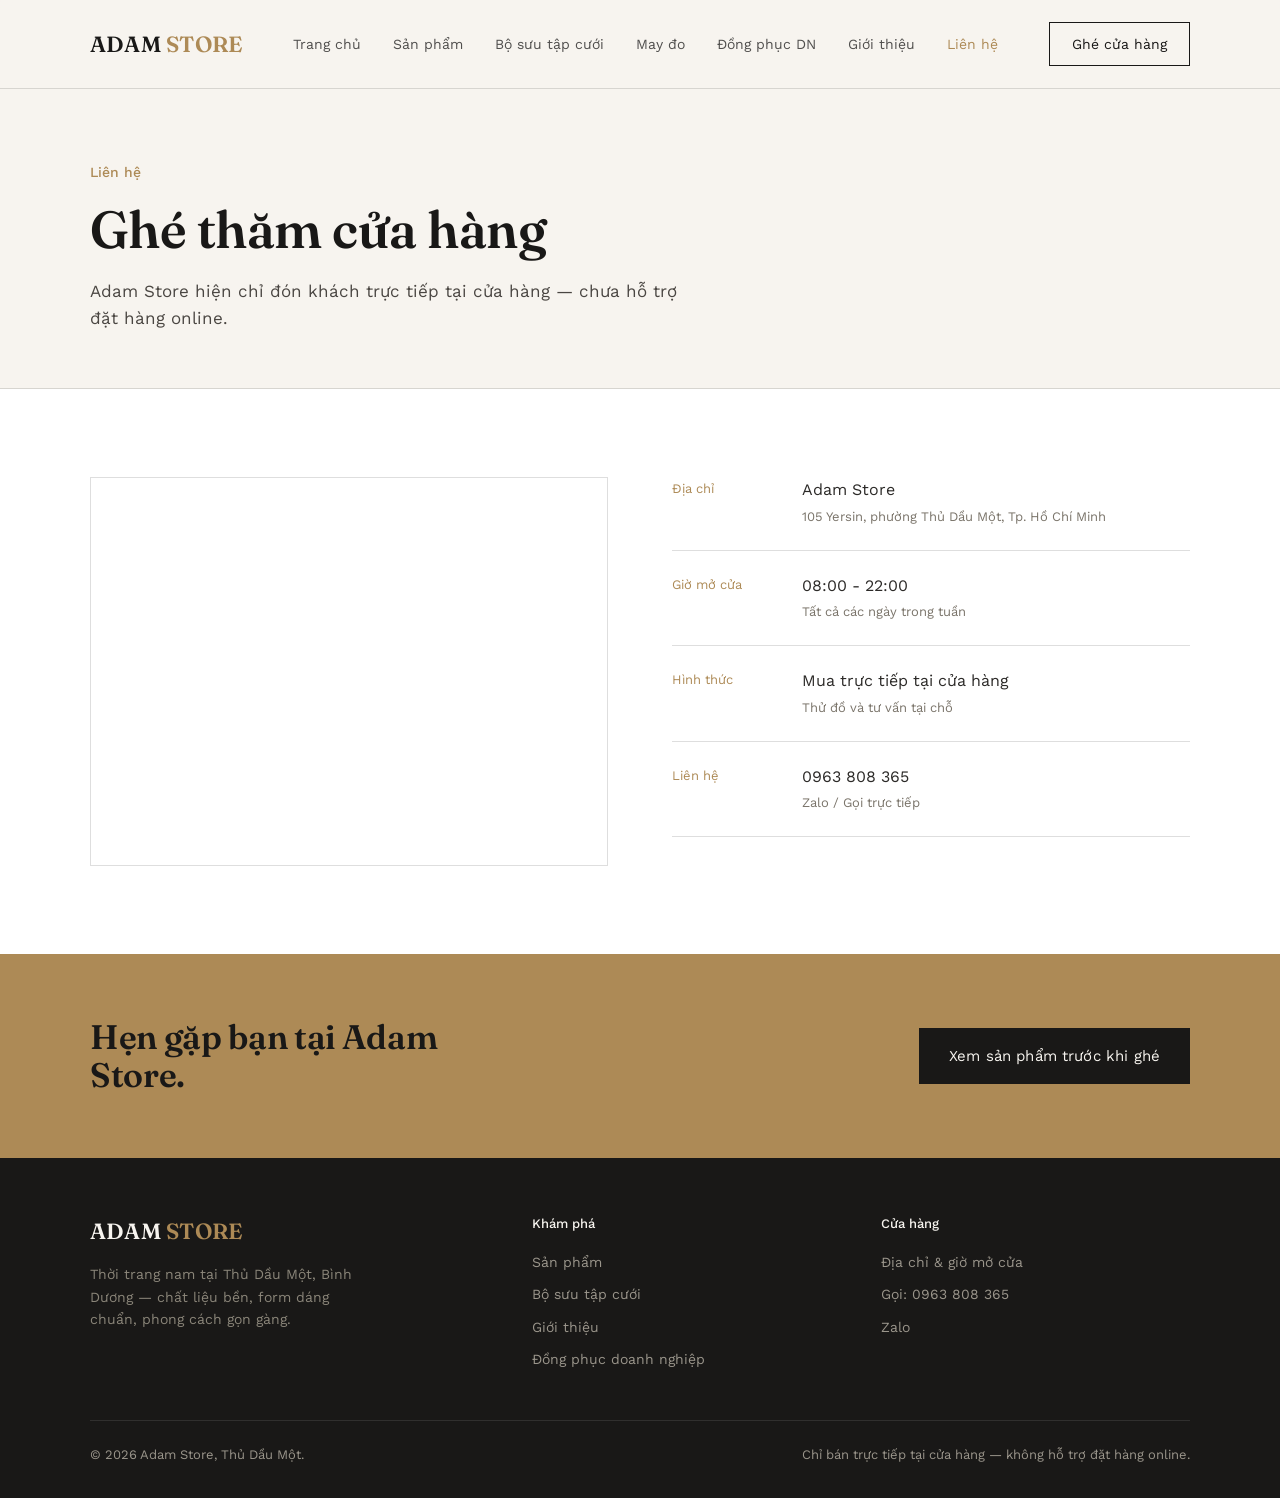
<file: lien-he.html>
<!DOCTYPE html>
<html lang="vi">
<head>
  <meta charset="UTF-8">
  <meta name="viewport" content="width=device-width, initial-scale=1.0">
  <meta name="description" content="Liên hệ Adam Store - địa chỉ, giờ mở cửa và thông tin cửa hàng thời trang nam tại Thủ Dầu Một.">
  <title>Liên hệ — Adam Store</title>
  <link rel="preconnect" href="https://fonts.googleapis.com">
  <link rel="preconnect" href="https://fonts.gstatic.com" crossorigin>
  <link href="https://fonts.googleapis.com/css2?family=Fraunces:opsz,wght@9..144,400;9..144,500;9..144,600;9..144,700&family=Work+Sans:wght@300;400;500;600&display=swap" rel="stylesheet">
  <link rel="stylesheet" href="style.css">
</head>
<body>

  <header class="site-nav">
    <div class="nav-inner">
      <div class="wordmark">ADAM <span>STORE</span></div>

      <button class="menu-toggle" aria-label="Mở menu" aria-expanded="false">
        <span></span>
        <span></span>
        <span></span>
      </button>

      <nav class="links">
        <a href="index.html">Trang chủ</a>
        <a href="san-pham.html">Sản phẩm</a>
        <a href="bo-suu-tap-cuoi.html">Bộ sưu tập cưới</a>
        <a href="may-do.html">May đo</a>
        <a href="dong-phuc-doanh-nghiep.html">Đồng phục DN</a>
        <a href="gioi-thieu.html">Giới thiệu</a>
        <a href="lien-he.html" class="active">Liên hệ</a>
      </nav>

      <a class="nav-cta" href="lien-he.html">Ghé cửa hàng</a>
    </div>
  </header>

  <main>
    <section class="page-hero">
      <div class="wrap">
        <div class="eyebrow">Liên hệ</div>
        <h1>Ghé thăm cửa hàng</h1>
        <p>Adam Store hiện chỉ đón khách trực tiếp tại cửa hàng — chưa hỗ trợ đặt hàng online.</p>
      </div>
    </section>

    <section class="location section">
      <div class="wrap">
        <div class="location-grid">
          <div class="map-frame">
            <iframe src="https://maps.google.com/maps?q=105%20Yersin%2C%20Ph%C6%B0%E1%BB%9Dng%20Th%E1%BB%A7%20D%E1%BA%A7u%20M%E1%BB%99t%2C%20TP.HCM&t=&z=16&ie=UTF8&iwloc=&output=embed" allowfullscreen loading="lazy"></iframe>
          </div>

          <div>
            <div class="info-row">
              <div class="k">Địa chỉ</div>
              <div class="v">Adam Store<br><small>105 Yersin, phường Thủ Dầu Một, Tp. Hồ Chí Minh</small></div>
            </div>
            <div class="info-row">
              <div class="k">Giờ mở cửa</div>
              <div class="v">08:00 - 22:00<br><small>Tất cả các ngày trong tuần</small></div>
            </div>
            <div class="info-row">
              <div class="k">Hình thức</div>
              <div class="v">Mua trực tiếp tại cửa hàng<br><small>Thử đồ và tư vấn tại chỗ</small></div>
            </div>
            <div class="info-row">
              <div class="k">Liên hệ</div>
              <div class="v">0963 808 365<br><small>Zalo / Gọi trực tiếp</small></div>
            </div>
          </div>
        </div>
      </div>
    </section>

    <section class="cta-strip">
      <div class="wrap">
        <h2>Hẹn gặp bạn tại Adam Store.</h2>
        <a class="btn-primary" href="san-pham.html">Xem sản phẩm trước khi ghé</a>
      </div>
    </section>
  </main>

  <footer>
    <div class="wrap">
      <div class="footer-grid">
        <div>
          <div class="wordmark">ADAM <span>STORE</span></div>
          <p>Thời trang nam tại Thủ Dầu Một, Bình Dương — chất liệu bền, form dáng chuẩn, phong cách gọn gàng.</p>
        </div>

        <div class="footer-col">
          <h4>Khám phá</h4>
          <a href="san-pham.html">Sản phẩm</a>
          <a href="bo-suu-tap-cuoi.html">Bộ sưu tập cưới</a>
          <a href="gioi-thieu.html">Giới thiệu</a>
          <a href="dong-phuc-doanh-nghiep.html">Đồng phục doanh nghiệp</a>
        </div>

        <div class="footer-col">
          <h4>Cửa hàng</h4>
          <a href="lien-he.html">Địa chỉ & giờ mở cửa</a>
          <a href="tel:+84963808365">Gọi: 0963 808 365</a>
          <a href="https://zalo.me/0963808365" target="_blank" rel="noreferrer">Zalo</a>
        </div>
      </div>

      <div class="footer-bottom">
        <div>© 2026 Adam Store, Thủ Dầu Một.</div>
        <div>Chỉ bán trực tiếp tại cửa hàng — không hỗ trợ đặt hàng online.</div>
      </div>
    </div>
  </footer>

  <script>
    const toggle = document.querySelector('.menu-toggle');
    const nav = document.querySelector('.links');

    if (toggle && nav) {
      toggle.addEventListener('click', () => {
        const isOpen = nav.classList.toggle('open');
        toggle.setAttribute('aria-expanded', String(isOpen));
      });
    }
  </script>
</body>
</html>
</file>
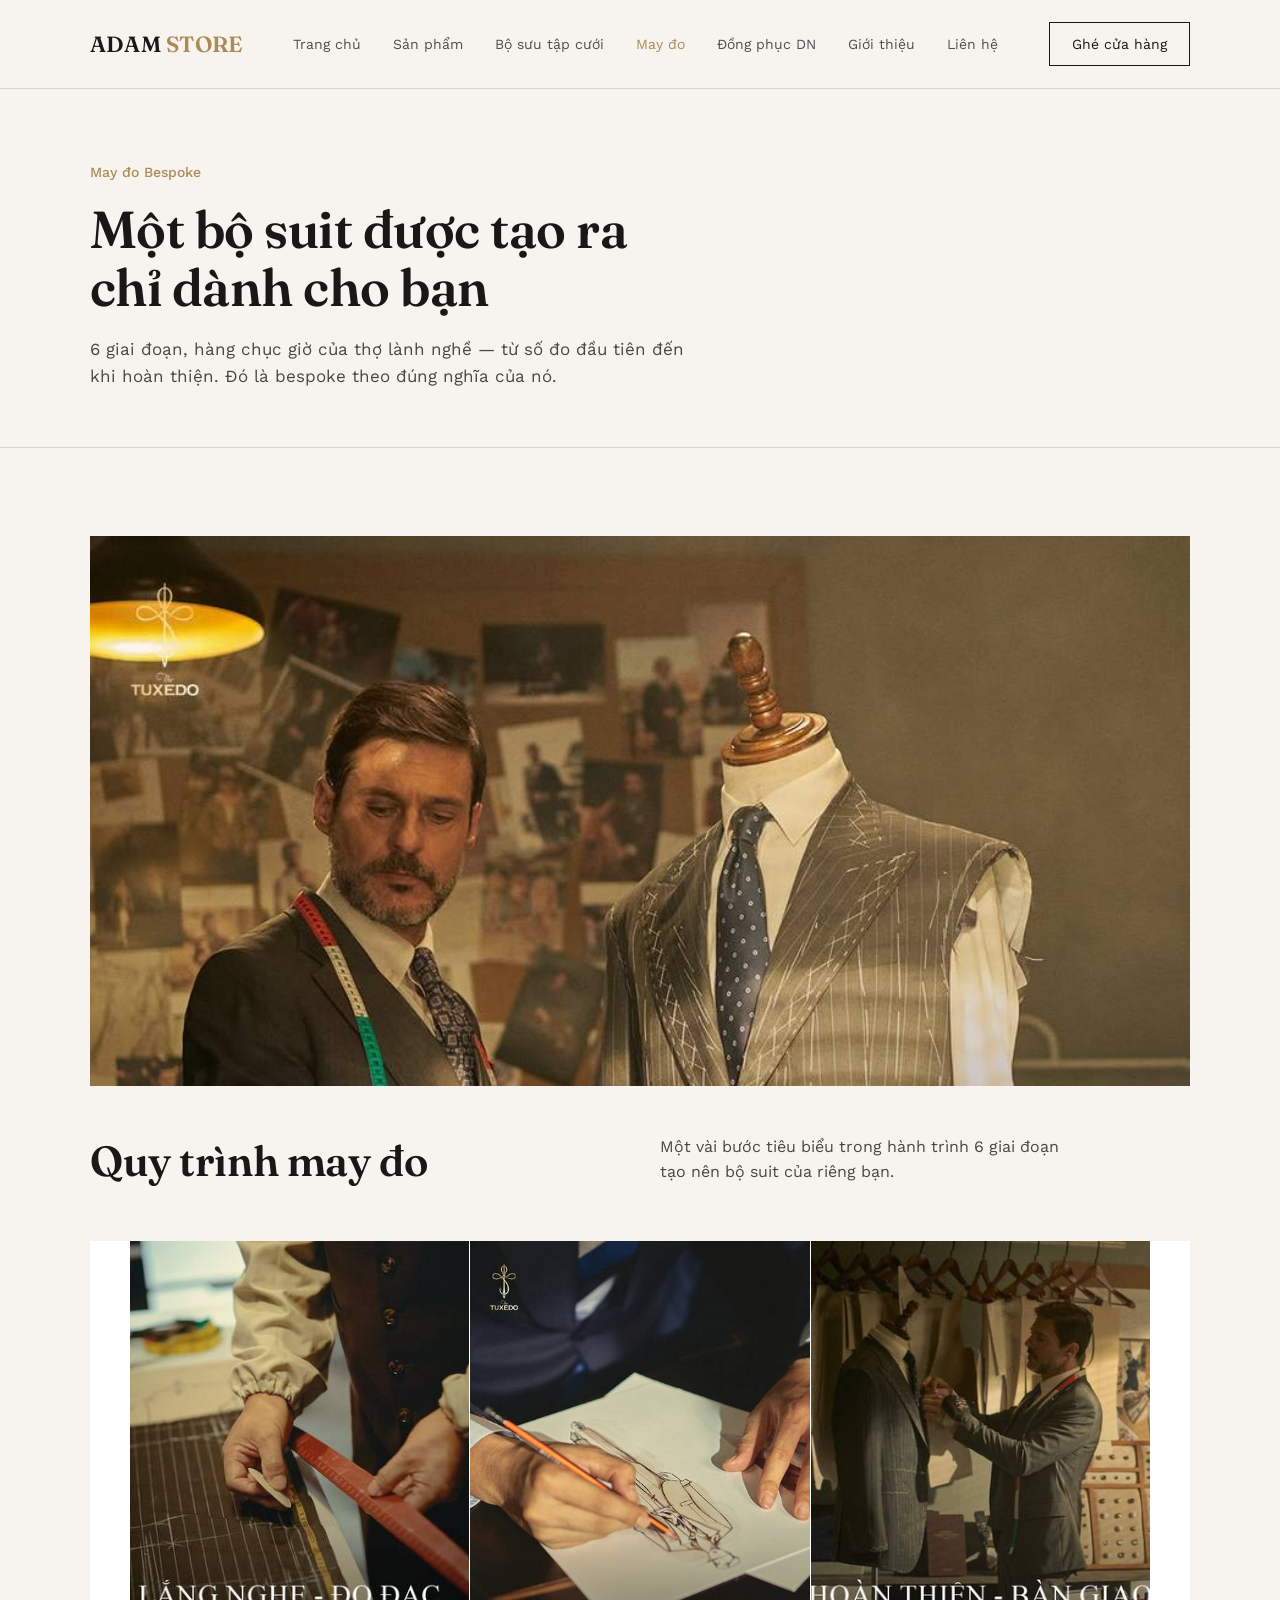
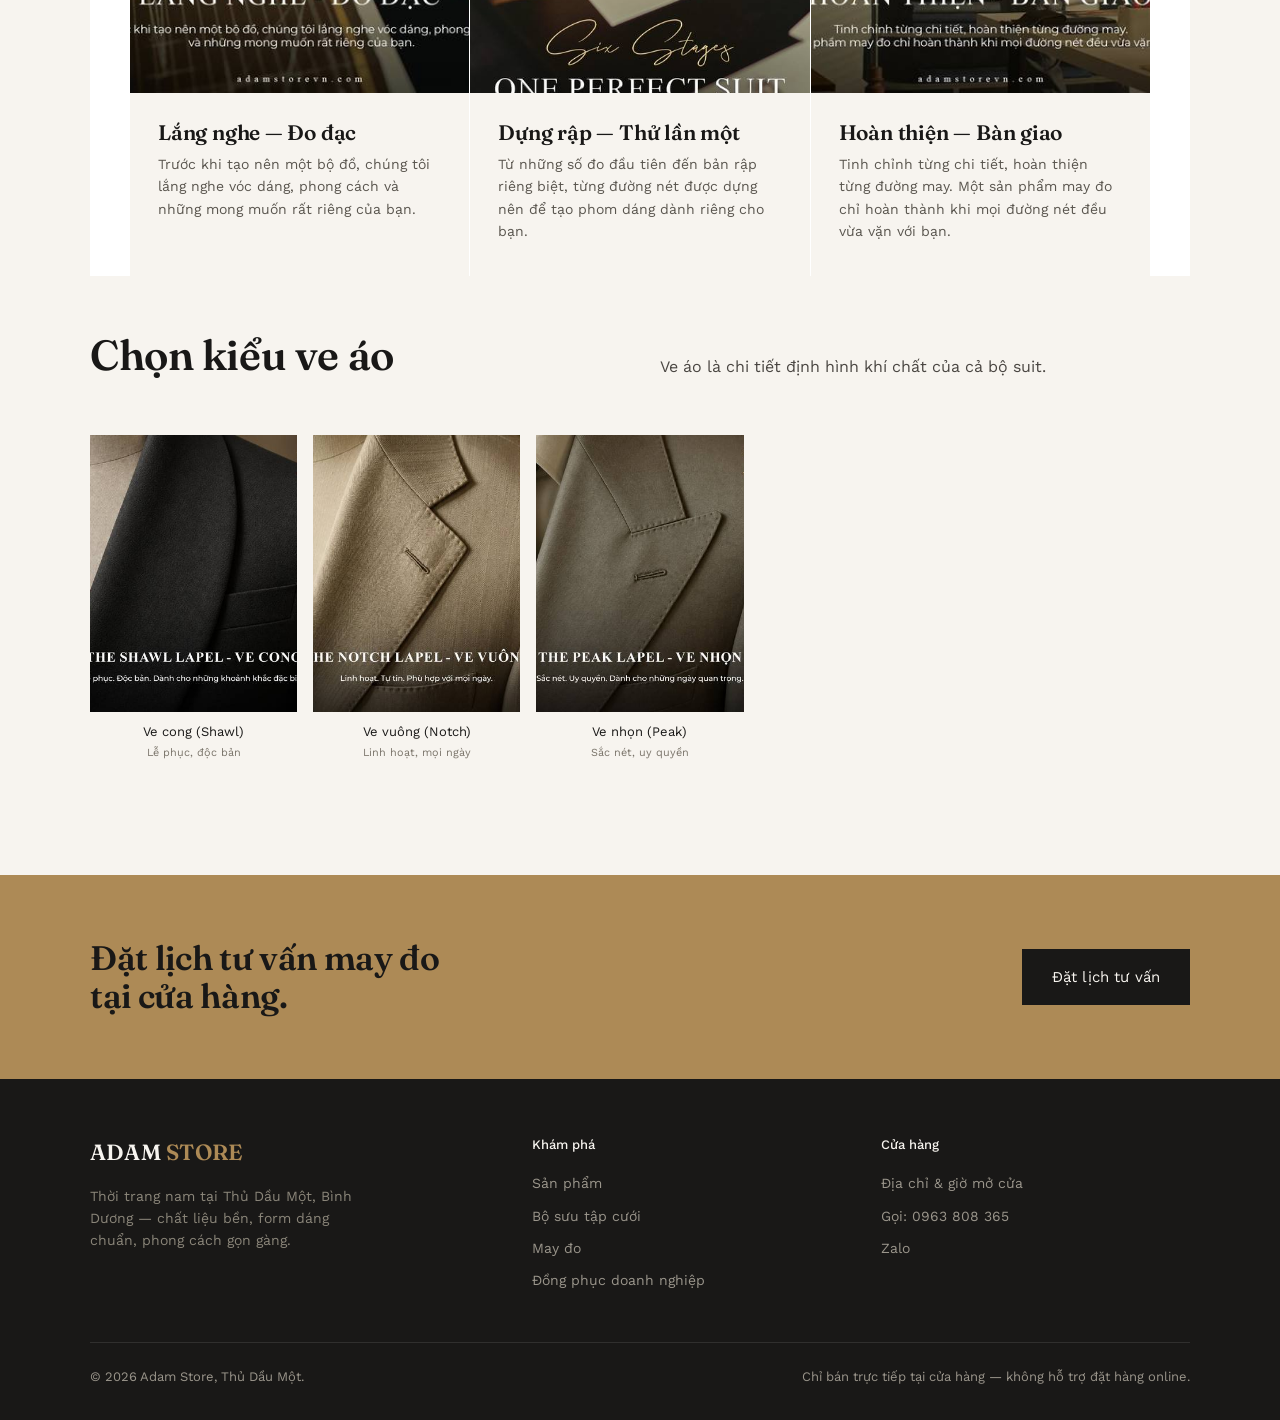
<file: may-do.html>
<!DOCTYPE html>
<html lang="vi">
<head>
  <meta charset="UTF-8">
  <meta name="viewport" content="width=device-width, initial-scale=1.0">
  <meta name="description" content="May đo bespoke Adam Store - quy trình 6 giai đoạn, ve áo, fitting và suit riêng cho bạn.">
  <title>May đo Bespoke — Adam Store</title>
  <link rel="preconnect" href="https://fonts.googleapis.com">
  <link rel="preconnect" href="https://fonts.gstatic.com" crossorigin>
  <link href="https://fonts.googleapis.com/css2?family=Fraunces:opsz,wght@9..144,400;9..144,500;9..144,600;9..144,700&family=Work+Sans:wght@300;400;500;600&display=swap" rel="stylesheet">
  <link rel="stylesheet" href="style.css">
</head>
<body>

  <header class="site-nav">
    <div class="nav-inner">
      <div class="wordmark">ADAM <span>STORE</span></div>

      <button class="menu-toggle" aria-label="Mở menu" aria-expanded="false">
        <span></span>
        <span></span>
        <span></span>
      </button>

      <nav class="links">
        <a href="index.html">Trang chủ</a>
        <a href="san-pham.html">Sản phẩm</a>
        <a href="bo-suu-tap-cuoi.html">Bộ sưu tập cưới</a>
        <a href="may-do.html" class="active">May đo</a>
        <a href="dong-phuc-doanh-nghiep.html">Đồng phục DN</a>
        <a href="gioi-thieu.html">Giới thiệu</a>
        <a href="lien-he.html">Liên hệ</a>
      </nav>

      <a class="nav-cta" href="lien-he.html">Ghé cửa hàng</a>
    </div>
  </header>

  <main>
    <section class="page-hero">
      <div class="wrap">
        <div class="eyebrow">May đo Bespoke</div>
        <h1>Một bộ suit được tạo ra chỉ dành cho bạn</h1>
        <p>6 giai đoạn, hàng chục giờ của thợ lành nghề — từ số đo đầu tiên đến khi hoàn thiện. Đó là bespoke theo đúng nghĩa của nó.</p>
      </div>
    </section>

    <section class="section">
      <div class="wrap">
        <div class="uniform-banner">
          <img src="maydo-banner.jpg" alt="Six Stages, One Perfect Suit - quy trình may đo bespoke">
        </div>

        <div class="section-head">
          <h2>Quy trình may đo</h2>
          <p>Một vài bước tiêu biểu trong hành trình 6 giai đoạn tạo nên bộ suit của riêng bạn.</p>
        </div>

        <div class="collections-grid" style="background:var(--white);margin-bottom:56px;">
          <div class="collection-card">
            <div class="cimg"><img src="maydo-b1.jpg" alt="Lắng nghe - Đo đạc"></div>
            <div class="ctext">
              <h3>Lắng nghe — Đo đạc</h3>
              <p>Trước khi tạo nên một bộ đồ, chúng tôi lắng nghe vóc dáng, phong cách và những mong muốn rất riêng của bạn.</p>
            </div>
          </div>

          <div class="collection-card">
            <div class="cimg"><img src="maydo-b2.jpg" alt="Dựng rập - Thử lần một"></div>
            <div class="ctext">
              <h3>Dựng rập — Thử lần một</h3>
              <p>Từ những số đo đầu tiên đến bản rập riêng biệt, từng đường nét được dựng nên để tạo phom dáng dành riêng cho bạn.</p>
            </div>
          </div>

          <div class="collection-card">
            <div class="cimg"><img src="maydo-b3.jpg" alt="Hoàn thiện - Bàn giao"></div>
            <div class="ctext">
              <h3>Hoàn thiện — Bàn giao</h3>
              <p>Tinh chỉnh từng chi tiết, hoàn thiện từng đường may. Một sản phẩm may đo chỉ hoàn thành khi mọi đường nét đều vừa vặn với bạn.</p>
            </div>
          </div>
        </div>

        <div class="section-head">
          <h2>Chọn kiểu ve áo</h2>
          <p>Ve áo là chi tiết định hình khí chất của cả bộ suit.</p>
        </div>

        <div class="suit-gallery">
          <div class="suit-card">
            <figure><img src="maydo-lapel1.jpg" alt="Ve cong - Shawl Lapel"></figure>
            <div class="suit-label">Ve cong (Shawl)<br><small style="color:#7a746a;">Lễ phục, độc bản</small></div>
          </div>
          <div class="suit-card">
            <figure><img src="maydo-lapel2.jpg" alt="Ve vuông - Notch Lapel"></figure>
            <div class="suit-label">Ve vuông (Notch)<br><small style="color:#7a746a;">Linh hoạt, mọi ngày</small></div>
          </div>
          <div class="suit-card">
            <figure><img src="maydo-lapel3.jpg" alt="Ve nhọn - Peak Lapel"></figure>
            <div class="suit-label">Ve nhọn (Peak)<br><small style="color:#7a746a;">Sắc nét, uy quyền</small></div>
          </div>
        </div>
      </div>
    </section>

    <section class="cta-strip">
      <div class="wrap">
        <h2>Đặt lịch tư vấn may đo tại cửa hàng.</h2>
        <a class="btn-primary" href="lien-he.html">Đặt lịch tư vấn</a>
      </div>
    </section>
  </main>

  <footer>
    <div class="wrap">
      <div class="footer-grid">
        <div>
          <div class="wordmark">ADAM <span>STORE</span></div>
          <p>Thời trang nam tại Thủ Dầu Một, Bình Dương — chất liệu bền, form dáng chuẩn, phong cách gọn gàng.</p>
        </div>

        <div class="footer-col">
          <h4>Khám phá</h4>
          <a href="san-pham.html">Sản phẩm</a>
          <a href="bo-suu-tap-cuoi.html">Bộ sưu tập cưới</a>
          <a href="may-do.html">May đo</a>
          <a href="dong-phuc-doanh-nghiep.html">Đồng phục doanh nghiệp</a>
        </div>

        <div class="footer-col">
          <h4>Cửa hàng</h4>
          <a href="lien-he.html">Địa chỉ & giờ mở cửa</a>
          <a href="tel:+84963808365">Gọi: 0963 808 365</a>
          <a href="https://zalo.me/0963808365" target="_blank" rel="noreferrer">Zalo</a>
        </div>
      </div>

      <div class="footer-bottom">
        <div>© 2026 Adam Store, Thủ Dầu Một.</div>
        <div>Chỉ bán trực tiếp tại cửa hàng — không hỗ trợ đặt hàng online.</div>
      </div>
    </div>
  </footer>

  <script>
    const toggle = document.querySelector('.menu-toggle');
    const nav = document.querySelector('.links');

    if (toggle && nav) {
      toggle.addEventListener('click', () => {
        const isOpen = nav.classList.toggle('open');
        toggle.setAttribute('aria-expanded', String(isOpen));
      });
    }
  </script>
</body>
</html>
</file>
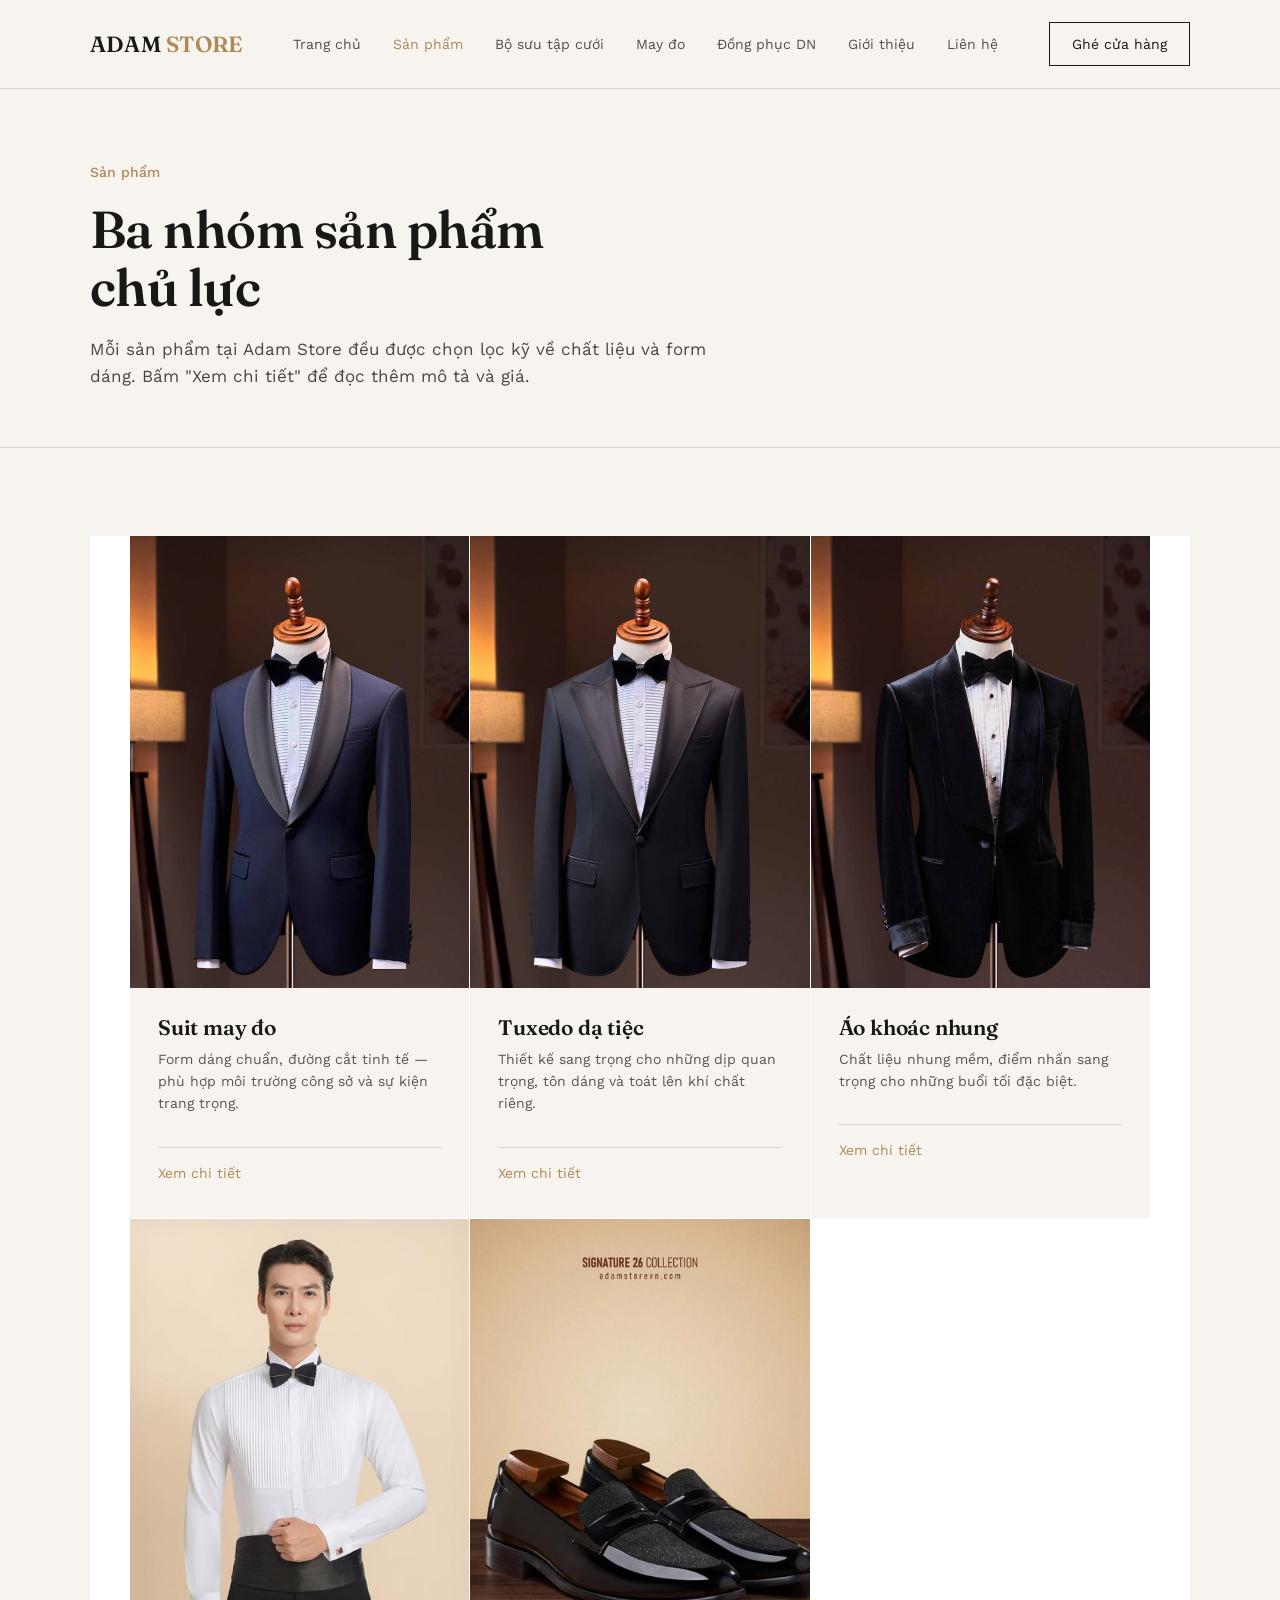
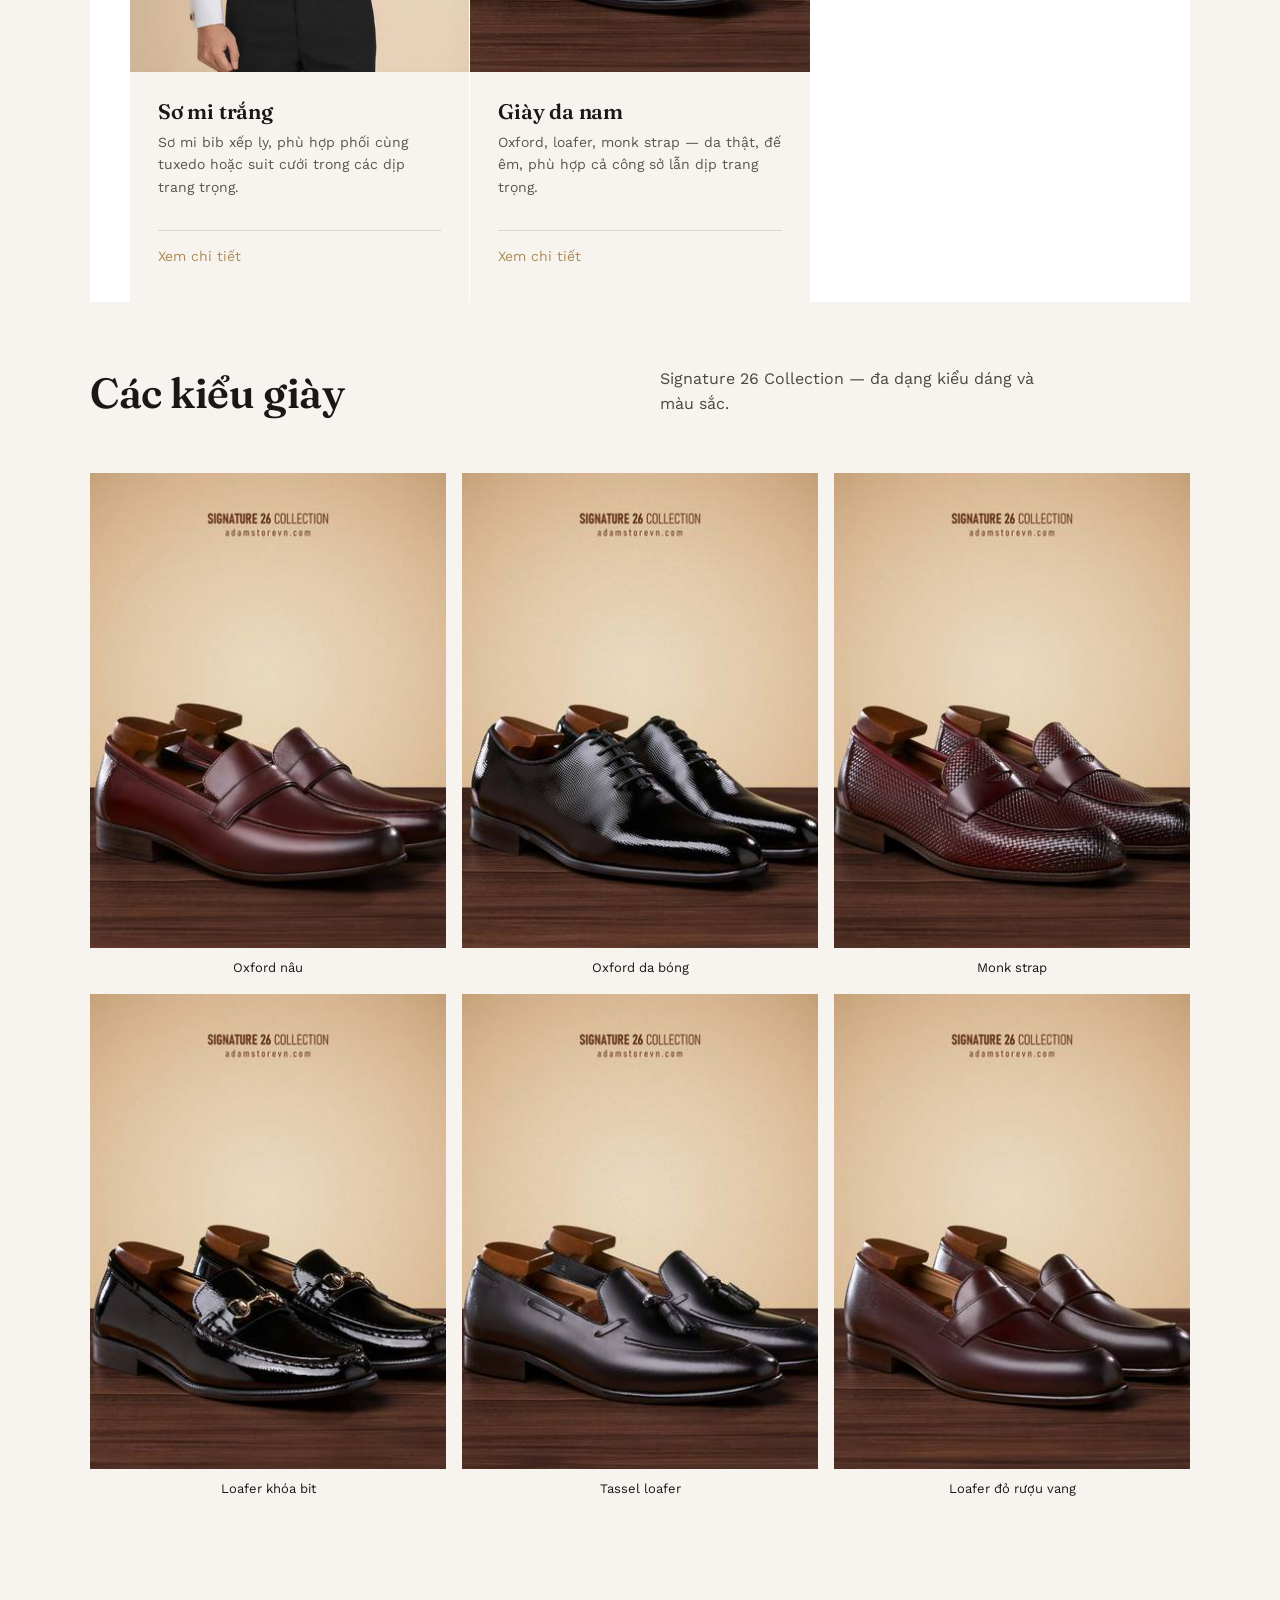
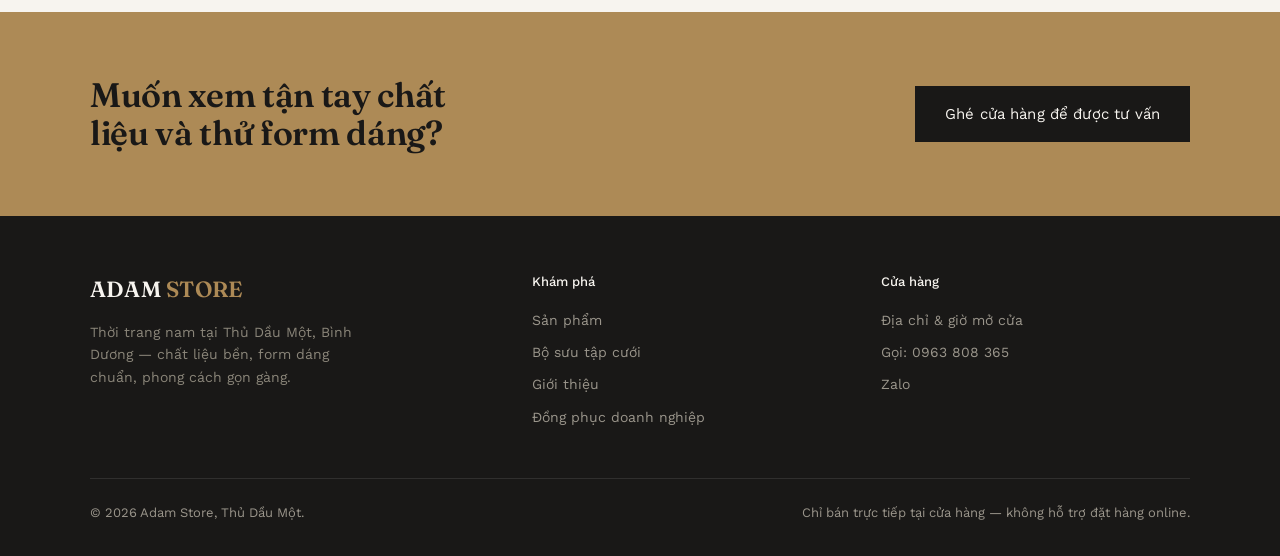
<file: san-pham.html>
<!DOCTYPE html>
<html lang="vi">
<head>
  <meta charset="UTF-8">
  <meta name="viewport" content="width=device-width, initial-scale=1.0">
  <meta name="description" content="Sản phẩm thời trang nam Adam Store - suit may đo, tuxedo, áo khoác nhung, giày da nam.">
  <title>Sản phẩm — Adam Store</title>
  <link rel="preconnect" href="https://fonts.googleapis.com">
  <link rel="preconnect" href="https://fonts.gstatic.com" crossorigin>
  <link href="https://fonts.googleapis.com/css2?family=Fraunces:opsz,wght@9..144,400;9..144,500;9..144,600;9..144,700&family=Work+Sans:wght@300;400;500;600&display=swap" rel="stylesheet">
  <link rel="stylesheet" href="style.css">
</head>
<body>

  <header class="site-nav">
    <div class="nav-inner">
      <div class="wordmark">ADAM <span>STORE</span></div>

      <button class="menu-toggle" aria-label="Mở menu" aria-expanded="false">
        <span></span>
        <span></span>
        <span></span>
      </button>

      <nav class="links">
        <a href="index.html">Trang chủ</a>
        <a href="san-pham.html" class="active">Sản phẩm</a>
        <a href="bo-suu-tap-cuoi.html">Bộ sưu tập cưới</a>
        <a href="may-do.html">May đo</a>
        <a href="dong-phuc-doanh-nghiep.html">Đồng phục DN</a>
        <a href="gioi-thieu.html">Giới thiệu</a>
        <a href="lien-he.html">Liên hệ</a>
      </nav>

      <a class="nav-cta" href="lien-he.html">Ghé cửa hàng</a>
    </div>
  </header>

  <main>
    <section class="page-hero">
      <div class="wrap">
        <div class="eyebrow">Sản phẩm</div>
        <h1>Ba nhóm sản phẩm chủ lực</h1>
        <p>Mỗi sản phẩm tại Adam Store đều được chọn lọc kỹ về chất liệu và form dáng. Bấm "Xem chi tiết" để đọc thêm mô tả và giá.</p>
      </div>
    </section>

    <section class="section">
      <div class="wrap">
        <div class="collections-grid" style="background:var(--white);">
          <div class="collection-card">
            <div class="cimg"><img src="san-pham-suit.jpg" alt="Suit may đo Adam Store"></div>
            <div class="ctext">
              <h3>Suit may đo</h3>
              <p>Form dáng chuẩn, đường cắt tinh tế — phù hợp môi trường công sở và sự kiện trang trọng.</p>
              <details class="product-detail">
                <summary></summary>
                <div class="pd-body">
                  Chất liệu vải wool pha, co giãn nhẹ, giữ form cả ngày dài. Có sẵn nhiều màu trung tính: navy, xám than, đen. Nhận may đo riêng theo số đo cơ thể.
                  <span class="pd-price">Giá: liên hệ tại cửa hàng</span>
                </div>
              </details>
            </div>
          </div>

          <div class="collection-card">
            <div class="cimg"><img src="san-pham-tuxedo.jpg" alt="Tuxedo dạ tiệc Adam Store"></div>
            <div class="ctext">
              <h3>Tuxedo dạ tiệc</h3>
              <p>Thiết kế sang trọng cho những dịp quan trọng, tôn dáng và toát lên khí chất riêng.</p>
              <details class="product-detail">
                <summary></summary>
                <div class="pd-body">
                  Ve áo satin hoặc nhung, đường may tỉ mỉ, phù hợp tiệc cưới, gala, sự kiện trang trọng. Có thể phối cùng nơ, cài áo theo tư vấn tại cửa hàng.
                  <span class="pd-price">Giá: liên hệ tại cửa hàng</span>
                </div>
              </details>
            </div>
          </div>

          <div class="collection-card">
            <div class="cimg"><img src="san-pham-nhung.jpg" alt="Áo khoác nhung Adam Store"></div>
            <div class="ctext">
              <h3>Áo khoác nhung</h3>
              <p>Chất liệu nhung mềm, điểm nhấn sang trọng cho những buổi tối đặc biệt.</p>
              <details class="product-detail">
                <summary></summary>
                <div class="pd-body">
                  Chất nhung mềm mịn, giữ dáng tốt, thường được chọn cho tiệc tối hoặc sự kiện cần điểm nhấn khác biệt so với suit thông thường.
                  <span class="pd-price">Giá: liên hệ tại cửa hàng</span>
                </div>
              </details>
            </div>
          </div>

          <div class="collection-card">
            <div class="cimg"><img src="san-pham-so-mi.jpg" alt="Sơ mi trắng dạ tiệc Adam Store"></div>
            <div class="ctext">
              <h3>Sơ mi trắng</h3>
              <p>Sơ mi bib xếp ly, phù hợp phối cùng tuxedo hoặc suit cưới trong các dịp trang trọng.</p>
              <details class="product-detail">
                <summary></summary>
                <div class="pd-body">
                  Chất liệu cotton pha, giữ form phẳng phiu suốt buổi tiệc. Có kiểu bib xếp ly cổ điển và kiểu trơn hiện đại, cổ cánh hoặc cổ thường.
                  <span class="pd-price">Giá: liên hệ tại cửa hàng</span>
                </div>
              </details>
            </div>
          </div>

          <div class="collection-card">
            <div class="cimg"><img src="san-pham-giay.jpg" alt="Giày da nam Adam Store"></div>
            <div class="ctext">
              <h3>Giày da nam</h3>
              <p>Oxford, loafer, monk strap — da thật, đế êm, phù hợp cả công sở lẫn dịp trang trọng.</p>
              <details class="product-detail">
                <summary></summary>
                <div class="pd-body">
                  Thuộc bộ sưu tập Signature 26. Đa dạng kiểu dáng: Oxford cổ điển, loafer, monk strap, tassel loafer. Chất da thật, form chuẩn, đế êm cho cả ngày di chuyển.
                  <span class="pd-price">Giá: liên hệ tại cửa hàng</span>
                </div>
              </details>
            </div>
          </div>
        </div>
      </div>

      <div class="wrap" style="padding-top:64px;">
        <div class="section-head">
          <h2>Các kiểu giày</h2>
          <p>Signature 26 Collection — đa dạng kiểu dáng và màu sắc.</p>
        </div>

        <div class="suit-gallery" style="grid-template-columns:repeat(3,1fr);">
          <div class="suit-card">
            <figure><img src="giay-oxford-nau.jpg" alt="Giày Oxford nâu"></figure>
            <div class="suit-label">Oxford nâu</div>
          </div>
          <div class="suit-card">
            <figure><img src="giay-oxford-den.jpg" alt="Giày Oxford da bóng đen"></figure>
            <div class="suit-label">Oxford da bóng</div>
          </div>
          <div class="suit-card">
            <figure><img src="giay-monk-nau.jpg" alt="Giày Monk strap nâu"></figure>
            <div class="suit-label">Monk strap</div>
          </div>
          <div class="suit-card">
            <figure><img src="giay-loafer-den.jpg" alt="Giày Loafer khóa bit đen"></figure>
            <div class="suit-label">Loafer khóa bit</div>
          </div>
          <div class="suit-card">
            <figure><img src="giay-tassel-den.jpg" alt="Giày Tassel loafer đen"></figure>
            <div class="suit-label">Tassel loafer</div>
          </div>
          <div class="suit-card">
            <figure><img src="giay-loafer-do.jpg" alt="Giày Loafer đỏ rượu vang"></figure>
            <div class="suit-label">Loafer đỏ rượu vang</div>
          </div>
        </div>
      </div>
    </section>

    <section class="cta-strip">
      <div class="wrap">
        <h2>Muốn xem tận tay chất liệu và thử form dáng?</h2>
        <a class="btn-primary" href="lien-he.html">Ghé cửa hàng để được tư vấn</a>
      </div>
    </section>
  </main>

  <footer>
    <div class="wrap">
      <div class="footer-grid">
        <div>
          <div class="wordmark">ADAM <span>STORE</span></div>
          <p>Thời trang nam tại Thủ Dầu Một, Bình Dương — chất liệu bền, form dáng chuẩn, phong cách gọn gàng.</p>
        </div>

        <div class="footer-col">
          <h4>Khám phá</h4>
          <a href="san-pham.html">Sản phẩm</a>
          <a href="bo-suu-tap-cuoi.html">Bộ sưu tập cưới</a>
          <a href="gioi-thieu.html">Giới thiệu</a>
          <a href="dong-phuc-doanh-nghiep.html">Đồng phục doanh nghiệp</a>
        </div>

        <div class="footer-col">
          <h4>Cửa hàng</h4>
          <a href="lien-he.html">Địa chỉ & giờ mở cửa</a>
          <a href="tel:+84963808365">Gọi: 0963 808 365</a>
          <a href="https://zalo.me/0963808365" target="_blank" rel="noreferrer">Zalo</a>
        </div>
      </div>

      <div class="footer-bottom">
        <div>© 2026 Adam Store, Thủ Dầu Một.</div>
        <div>Chỉ bán trực tiếp tại cửa hàng — không hỗ trợ đặt hàng online.</div>
      </div>
    </div>
  </footer>

  <script>
    const toggle = document.querySelector('.menu-toggle');
    const nav = document.querySelector('.links');

    if (toggle && nav) {
      toggle.addEventListener('click', () => {
        const isOpen = nav.classList.toggle('open');
        toggle.setAttribute('aria-expanded', String(isOpen));
      });
    }
  </script>
</body>
</html>
</file>
<file: style.css>
:root{
  --charcoal:#191817;
  --charcoal-soft:#242220;
  --cream:#F7F4EF;
  --brass:#AD8A56;
  --brass-light:#C7A876;
  --navy:#232C39;
  --stone:#C9C2B4;
  --stone-line:rgba(25,24,23,0.14);
  --white:#FFFFFF;
}

*{
  box-sizing:border-box;
  margin:0;
  padding:0;
}

html{
  scroll-behavior:smooth;
}

body{
  background:var(--cream);
  color:var(--charcoal);
  font-family:'Work Sans', sans-serif;
  font-weight:400;
  line-height:1.6;
  -webkit-font-smoothing:antialiased;
}

img{
  max-width:100%;
  display:block;
}

a{
  color:inherit;
  text-decoration:none;
}

h1,h2,h3{
  font-family:'Fraunces', serif;
  font-weight:600;
  line-height:1.12;
  letter-spacing:-0.01em;
  color:var(--charcoal);
}

.wrap{
  max-width:1180px;
  margin:0 auto;
  padding:0 40px;
}

.rule{
  height:1px;
  background:var(--stone-line);
  border:none;
}

/* ---------- NAV ---------- */
header.site-nav{
  position:sticky;
  top:0;
  z-index:50;
  background:rgba(247,244,239,0.92);
  backdrop-filter:blur(6px);
  border-bottom:1px solid var(--stone-line);
}

.nav-inner{
  display:flex;
  align-items:center;
  justify-content:space-between;
  padding:22px 40px;
  max-width:1180px;
  margin:0 auto;
  position:relative;
}

.wordmark{
  font-family:'Fraunces', serif;
  font-size:22px;
  font-weight:600;
  letter-spacing:0.01em;
}

.wordmark span{
  color:var(--brass);
}

nav.links{
  display:flex;
  gap:32px;
  font-size:14px;
  align-items:center;
}

nav.links a{
  opacity:0.75;
  transition:opacity .2s ease;
}

nav.links a:hover,
nav.links a.active{
  opacity:1;
}

nav.links a.active{
  color:var(--brass);
}

.nav-cta{
  font-size:14px;
  padding:10px 22px;
  border:1px solid var(--charcoal);
  white-space:nowrap;
  transition:all .2s ease;
}

.nav-cta:hover{
  background:var(--charcoal);
  color:var(--cream);
}

/* mobile menu */
.menu-toggle{
  display:none;
  width:46px;
  height:46px;
  border:1px solid var(--stone-line);
  background:transparent;
  flex-direction:column;
  justify-content:center;
  align-items:center;
  gap:5px;
  cursor:pointer;
}

.menu-toggle span{
  display:block;
  width:20px;
  height:2px;
  background:var(--charcoal);
  transition:all .2s ease;
}

/* ---------- PAGE HERO ---------- */
.page-hero{
  padding:72px 0 56px;
  border-bottom:1px solid var(--stone-line);
}

.page-hero .eyebrow{
  font-size:14px;
  color:var(--brass);
  margin-bottom:16px;
  font-weight:500;
}

.page-hero h1{
  font-size:clamp(34px,4.6vw,52px);
  max-width:16ch;
}

.page-hero p{
  margin-top:20px;
  max-width:56ch;
  font-size:17px;
  color:#4a4642;
}

/* ---------- HOME HERO ---------- */
.hero{
  padding:96px 0 80px;
  position:relative;
}

.hero-grid{
  display:grid;
  grid-template-columns:1.15fr 0.85fr;
  gap:64px;
  align-items:center;
}

.hero-eyebrow{
  font-size:14px;
  color:var(--brass);
  margin-bottom:22px;
  font-weight:500;
}

.hero h1{
  font-size:clamp(40px, 5.4vw, 68px);
  max-width:12ch;
}

.hero p.lede{
  margin-top:26px;
  max-width:44ch;
  font-size:18px;
  color:#4a4642;
}

.hero-actions{
  margin-top:40px;
  display:flex;
  gap:18px;
  flex-wrap:wrap;
}

.btn-primary{
  background:var(--charcoal);
  color:var(--cream);
  padding:16px 30px;
  font-size:15px;
  letter-spacing:0.01em;
  display:inline-block;
  transition:background .2s ease;
}

.btn-primary:hover{
  background:var(--brass);
}

.btn-ghost{
  padding:16px 30px;
  font-size:15px;
  border:1px solid var(--stone-line);
  display:inline-block;
  transition:border-color .2s ease;
}

.btn-ghost:hover{
  border-color:var(--charcoal);
}

.weave-panel{
  aspect-ratio:4/5;
  position:relative;
  background:var(--navy);
  overflow:hidden;
}

.weave-panel .weave-img{
  position:absolute;
  inset:0;
  width:100%;
  height:100%;
  object-fit:cover;
  object-position:top center;
}

.weave-panel .stripes{
  position:absolute;
  inset:0;
  background:
    repeating-linear-gradient(
      115deg,
      rgba(173,138,86,0.16) 0px,
      rgba(173,138,86,0.16) 1px,
      transparent 1px,
      transparent 14px
    ),
    repeating-linear-gradient(
      25deg,
      rgba(247,244,239,0.05) 0px,
      rgba(247,244,239,0.05) 1px,
      transparent 1px,
      transparent 22px
    );
}

.weave-panel .label{
  position:absolute;
  left:28px;
  bottom:28px;
  color:var(--cream);
  font-family:'Fraunces', serif;
  font-size:15px;
  letter-spacing:0.02em;
}

.weave-panel .label small{
  display:block;
  font-family:'Work Sans', sans-serif;
  font-size:12px;
  color:var(--brass-light);
  margin-top:4px;
}

/* ---------- SECTIONS ---------- */
.section{
  padding:88px 0;
}

.section-head{
  display:grid;
  grid-template-columns:1fr 1fr;
  gap:40px;
  align-items:end;
  margin-bottom:56px;
}

.section-head h2{
  font-size:clamp(30px,3.6vw,42px);
}

.section-head p{
  color:#4a4642;
  font-size:16px;
  max-width:40ch;
}

.center-action{
  padding-top:32px;
  text-align:center;
}

/* ---------- ABOUT ---------- */
.about{
  background:var(--white);
}

.about-inner{
  display:grid;
  grid-template-columns:0.62fr 0.85fr 1.05fr;
  gap:48px;
  align-items:center;
}

.about-image{
  width:100%;
  aspect-ratio:4/5;
  overflow:hidden;
}

.about-image img{
  width:100%;
  height:100%;
  object-fit:cover;
  object-position:top center;
  filter:grayscale(0.08);
}

.about-figures{
  display:flex;
  flex-direction:column;
  gap:36px;
}

.about-figure{
  border-left:1px solid var(--stone-line);
  padding-left:32px;
}

.about-figure .num{
  font-family:'Fraunces', serif;
  font-size:56px;
  color:var(--brass);
}

.about-figure .cap{
  font-size:14px;
  color:#6b6660;
  margin-top:6px;
}

.about-text h2{
  margin-bottom:22px;
}

.about-text p{
  font-size:17px;
  color:#3c3835;
  margin-bottom:18px;
  max-width:52ch;
}

.about-text .link-more{
  display:inline-block;
  margin-top:6px;
  font-size:15px;
  border-bottom:1px solid var(--brass);
  padding-bottom:2px;
}

/* ---------- COLLECTIONS ---------- */
.collections{
  padding:88px 0 60px;
}

.collections-grid{
  display:grid;
  grid-template-columns:repeat(3, 1fr);
  gap:1px;
  background:var(--stone-line);
  max-width:1180px;
  margin:0 auto;
  padding:0 40px;
}

.collection-card{
  background:var(--cream);
  display:flex;
  flex-direction:column;
}

.collection-card .cimg{
  width:100%;
  aspect-ratio:3/4;
  overflow:hidden;
}

.collection-card .cimg img{
  width:100%;
  height:100%;
  object-fit:cover;
  object-position:top center;
  transition:transform .5s ease;
}

.collection-card:hover .cimg img{
  transform:scale(1.03);
}

.collection-card .ctext{
  padding:28px 28px 34px;
  flex:1;
  display:flex;
  flex-direction:column;
}

.collection-card h3{
  font-size:21px;
}

.collection-card p{
  font-size:14px;
  color:#5a564f;
  margin-top:8px;
}

/* ---------- Product detail ---------- */
.product-detail{
  margin-top:18px;
}

.product-detail summary{
  cursor:pointer;
  font-size:14px;
  margin-top:14px;
  padding-top:14px;
  border-top:1px solid var(--stone-line);
  color:var(--brass);
  list-style:none;
}

.product-detail summary::-webkit-details-marker{
  display:none;
}

.product-detail summary::after{
  content:"Xem chi tiết";
}

.product-detail[open] summary::after{
  content:"Ẩn chi tiết";
}

.product-detail .pd-body{
  padding-top:14px;
  font-size:14px;
  color:#4a4642;
}

.product-detail .pd-price{
  display:block;
  margin-top:10px;
  font-size:13px;
  color:var(--charcoal);
  font-weight:500;
}

/* ---------- WEDDING ---------- */
.wedding{
  background:var(--white);
}

.wedding-features{
  display:grid;
  grid-template-columns:1fr 1fr;
  gap:24px;
  margin-bottom:24px;
}

.wedding-features figure{
  aspect-ratio:4/5;
  overflow:hidden;
}

.wedding-features img{
  width:100%;
  height:100%;
  object-fit:cover;
  object-position:top center;
}

.wedding-cta{
  margin-top:40px;
}

.wedding-details{
  display:grid;
  grid-template-columns:repeat(4,1fr);
  gap:24px;
}

.wedding-details figure{
  aspect-ratio:3/4;
  overflow:hidden;
}

.wedding-details img{
  width:100%;
  height:100%;
  object-fit:cover;
}

/* ---------- SUIT GALLERY ---------- */
.suit-gallery{
  display:grid;
  grid-template-columns:repeat(5,1fr);
  gap:16px;
  margin-bottom:24px;
}

.suit-card figure{
  aspect-ratio:3/4;
  overflow:hidden;
  background:var(--stone-line);
}

.suit-card img{
  width:100%;
  height:100%;
  object-fit:cover;
  object-position:top center;
  transition:transform .4s ease;
}

.suit-card:hover img{
  transform:scale(1.04);
}

.suit-card .suit-label{
  margin-top:10px;
  font-size:13px;
  color:var(--charcoal);
  text-align:center;
}

/* ---------- UNIFORM ---------- */
.uniform-banner{
  width:100%;
  aspect-ratio:16/8;
  overflow:hidden;
  margin-bottom:48px;
}

.uniform-banner img{
  width:100%;
  height:100%;
  object-fit:cover;
  object-position:top center;
}

/* ---------- WHY US ---------- */
.why{
  background:var(--charcoal);
  color:var(--cream);
}

.why h2{
  color:var(--cream);
}

.why .section-head p{
  color:#c8c3ba;
}

.why-list{
  display:grid;
  grid-template-columns:repeat(2,1fr);
  gap:1px;
  background:rgba(247,244,239,0.14);
}

.why-item{
  background:var(--charcoal);
  padding:36px 28px;
}

.why-item h3{
  color:var(--cream);
  font-size:19px;
  margin-bottom:10px;
}

.why-item p{
  color:#b6b0a5;
  font-size:15px;
  max-width:42ch;
}

/* ---------- LOCATION ---------- */
.location{
  background:var(--white);
}

.location-grid{
  display:grid;
  grid-template-columns:1fr 1fr;
  gap:64px;
}

.map-frame{
  aspect-ratio:4/3;
  overflow:hidden;
  border:1px solid var(--stone-line);
}

.map-frame iframe{
  width:100%;
  height:100%;
  border:0;
  filter:grayscale(0.15);
}

.info-row{
  display:flex;
  gap:20px;
  padding:22px 0;
  border-bottom:1px solid var(--stone-line);
}

.info-row:first-child{
  padding-top:0;
}

.info-row .k{
  width:110px;
  flex-shrink:0;
  font-size:13px;
  color:var(--brass);
  padding-top:2px;
}

.info-row .v{
  font-size:16px;
  color:#2c2a28;
}

.info-row .v small{
  display:block;
  color:#7a746a;
  font-size:13px;
  margin-top:4px;
}

/* ---------- CTA STRIP ---------- */
.cta-strip{
  background:var(--brass);
  padding:64px 0;
}

.cta-strip .wrap{
  display:flex;
  align-items:center;
  justify-content:space-between;
  gap:24px;
  flex-wrap:wrap;
}

.cta-strip h2{
  color:var(--charcoal);
  font-size:clamp(26px,3vw,34px);
  max-width:16ch;
}

.cta-actions{
  display:flex;
  gap:16px;
  flex-wrap:wrap;
}

.cta-strip .btn-primary{
  background:var(--charcoal);
}

.cta-strip .btn-primary:hover{
  background:var(--white);
  color:var(--charcoal);
}

/* ---------- FOOTER ---------- */
footer{
  background:var(--charcoal);
  color:#9a958b;
  padding:56px 0 32px;
}

.footer-grid{
  display:grid;
  grid-template-columns:1.3fr 1fr 1fr;
  gap:40px;
  padding-bottom:40px;
}

.footer-grid .wordmark{
  color:var(--cream);
  margin-bottom:14px;
}

.footer-grid p{
  font-size:14px;
  max-width:32ch;
  color:#8a8579;
}

.footer-col h4{
  font-size:13px;
  color:var(--cream);
  margin-bottom:16px;
  font-weight:500;
}

.footer-col a{
  display:block;
  font-size:14px;
  color:#9a958b;
  margin-bottom:10px;
}

.footer-col a:hover{
  color:var(--brass-light);
}

.footer-bottom{
  display:flex;
  justify-content:space-between;
  padding-top:24px;
  border-top:1px solid rgba(247,244,239,0.1);
  font-size:13px;
  flex-wrap:wrap;
  gap:10px;
}

/* ---------- RESPONSIVE ---------- */
@media (max-width:860px){
  .wrap{
    padding:0 24px;
  }

  .collections-grid{
    padding:0 24px;
  }

  .nav-inner{
    padding:18px 24px;
  }

  .menu-toggle{
    display:flex;
  }

  nav.links{
    display:none;
    position:absolute;
    top:100%;
    left:24px;
    right:24px;
    background:rgba(247,244,239,0.97);
    border:1px solid var(--stone-line);
    padding:16px 18px;
    flex-direction:column;
    align-items:flex-start;
    gap:14px;
    box-shadow:0 16px 36px rgba(0,0,0,0.08);
  }

  nav.links.open{
    display:flex;
  }

  .nav-cta{
    display:none;
  }

  .hero{
    padding:56px 0 56px;
  }

  .hero-grid{
    grid-template-columns:1fr;
    gap:40px;
  }

  .weave-panel{
    order:-1;
    aspect-ratio:16/10;
  }

  .page-hero{
    padding:48px 0 40px;
  }

  .section{
    padding:60px 0;
  }

  .section-head{
    grid-template-columns:1fr;
    gap:16px;
  }

  .about-inner{
    grid-template-columns:1fr;
    gap:40px;
  }

  .about-figures{
    flex-direction:row;
    flex-wrap:wrap;
  }

  .about-figure{
    padding-left:0;
    border-left:none;
    border-top:1px solid var(--stone-line);
    padding-top:16px;
    flex:1 1 40%;
  }

  .collections-grid{
    grid-template-columns:1fr;
  }

  .why-list{
    grid-template-columns:1fr;
  }

  .location-grid{
    grid-template-columns:1fr;
  }

  .wedding-features{
    grid-template-columns:1fr;
  }

  .wedding-details{
    grid-template-columns:repeat(2,1fr);
  }

  .suit-gallery{
    grid-template-columns:repeat(2,1fr);
  }

  .uniform-banner{
    aspect-ratio:4/3;
  }

  .cta-strip .wrap{
    flex-direction:column;
    align-items:flex-start;
  }

  .footer-grid{
    grid-template-columns:1fr;
    gap:32px;
  }
}
/* ---------- 4 ô dịch vụ trang chủ ---------- */
.services{
  padding:8px 0 72px;
}
.services-grid{
  display:grid;
  grid-template-columns:repeat(4,1fr);
  gap:20px;
}
.service-card{
  display:flex;
  flex-direction:column;
  background:var(--white);
  border:1px solid var(--stone-line);
  overflow:hidden;
  transition:border-color .25s ease, transform .25s ease;
}
.service-card img{
  width:100%;
  aspect-ratio:4/5;
  object-fit:cover;
  transition:transform .5s ease;
}
.service-card:hover{
  border-color:var(--brass);
  transform:translateY(-3px);
}
.service-card:hover img{
  transform:scale(1.04);
}
.service-text{
  padding:20px 20px 24px;
  display:flex;
  flex-direction:column;
  gap:6px;
  flex:1;
}
.service-num{
  font-size:12px;
  letter-spacing:.14em;
  color:var(--brass);
}
.service-text h3{
  font-size:21px;
}
.service-text p{
  font-size:14px;
  color:rgba(25,24,23,0.72);
  flex:1;
}
.service-link{
  margin-top:8px;
  font-size:13px;
  font-weight:500;
  letter-spacing:.04em;
  color:var(--brass);
}
@media (max-width:980px){
  .services-grid{ grid-template-columns:repeat(2,1fr); }
}
@media (max-width:520px){
  .services-grid{ grid-template-columns:1fr; gap:16px; }
  .service-card{ flex-direction:row; }
  .service-card img{ width:38%; aspect-ratio:auto; }
  .service-text{ padding:16px; }
}
</file>
